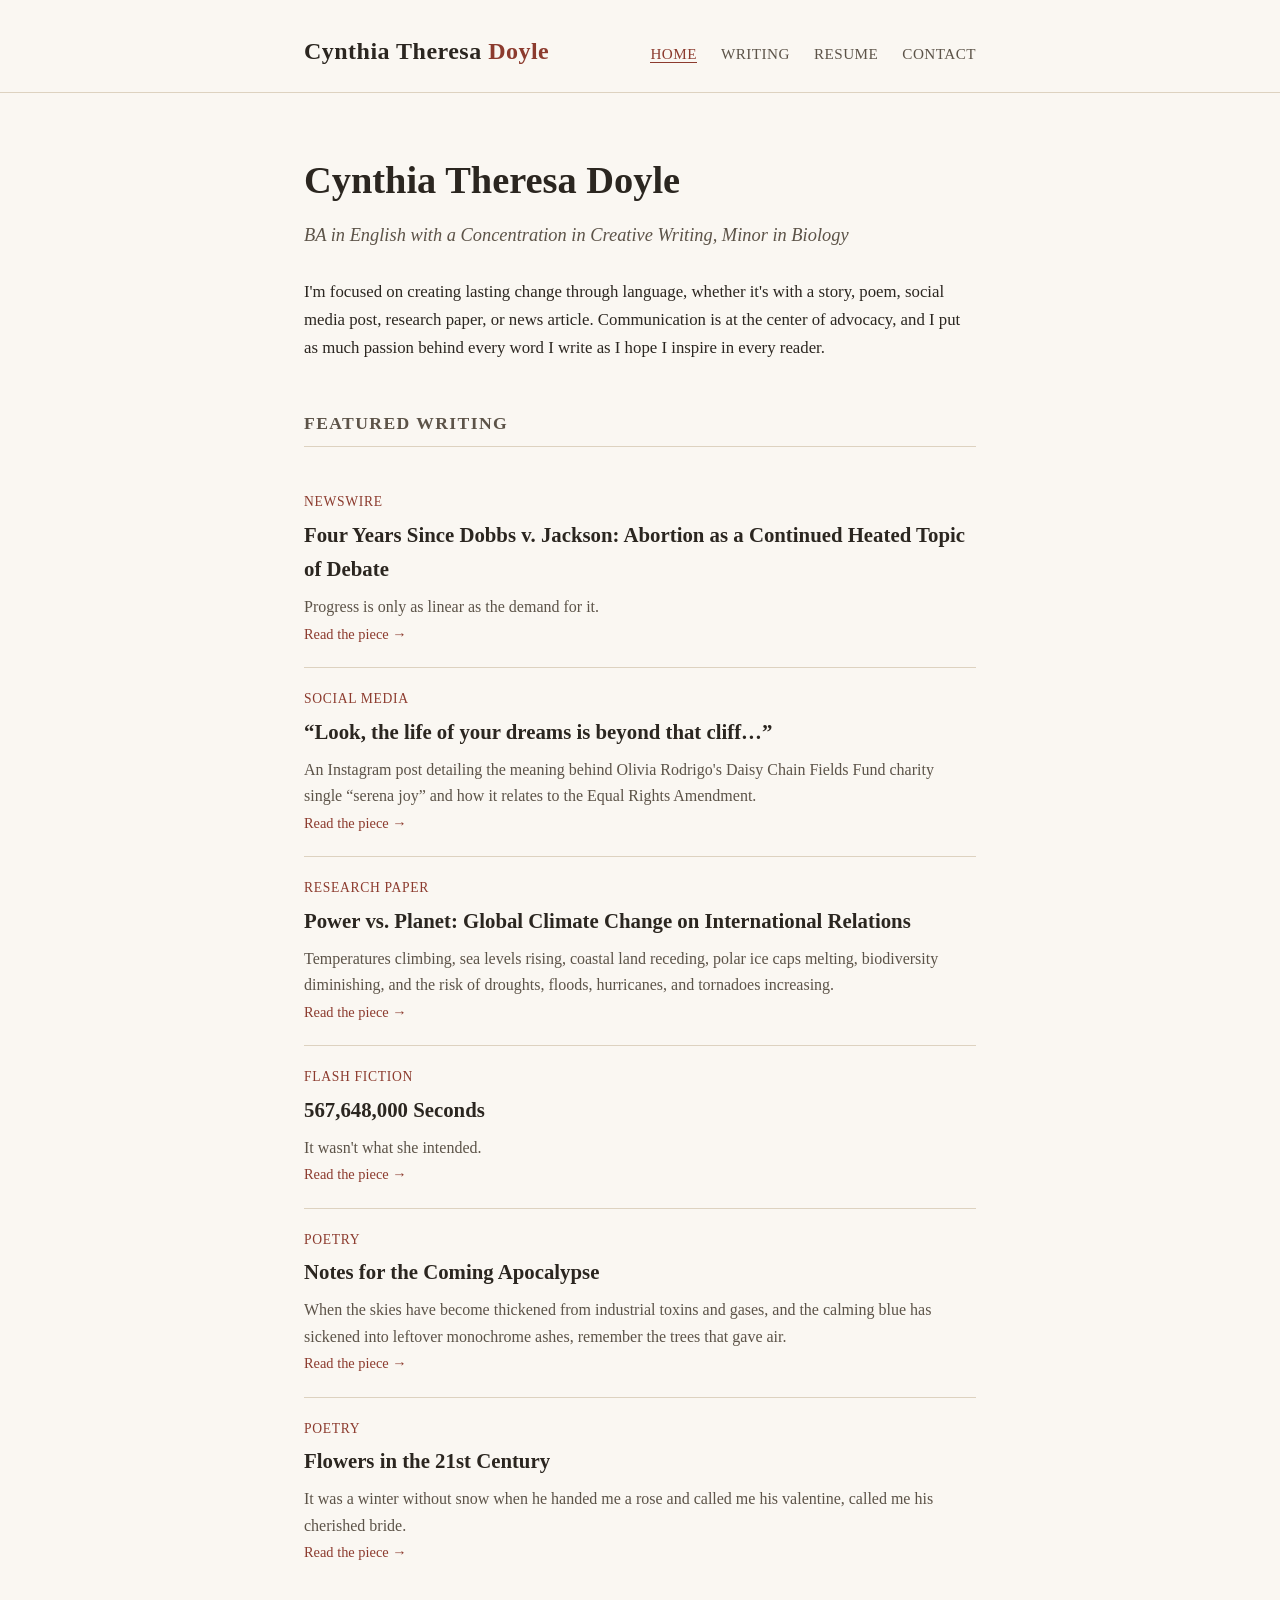
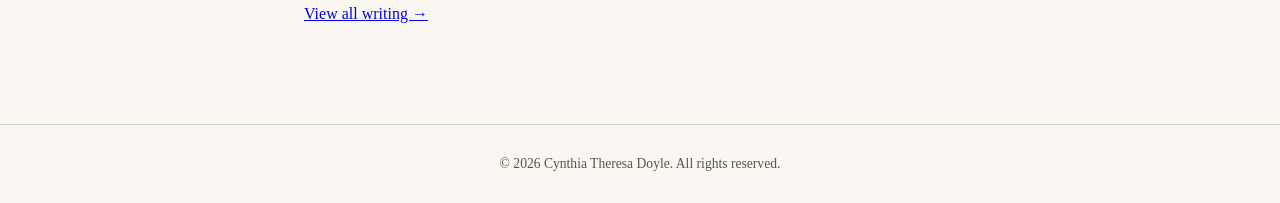
<file: index.html>
<!DOCTYPE html>
<html lang="en">
<head>
  <meta charset="UTF-8">
  <meta name="viewport" content="width=device-width, initial-scale=1.0">
  <title>Cynthia Theresa Doyle &mdash; Writing</title>
  <meta name="description" content="Writing portfolio of Cynthia Theresa Doyle &mdash; journalism, social media campaigns, research writing, fiction, and poetry.">
  <link rel="stylesheet" href="css/style.css">
</head>
<body>
  <header class="site-header">
    <div class="wrap">
      <a class="site-title" href="index.html">Cynthia Theresa <span class="surname">Doyle</span></a>
      <nav class="site-nav">
        <a href="index.html" class="active">Home</a>
        <a href="writing.html">Writing</a>
        <a href="resume.html">Resume</a>
        <a href="contact.html">Contact</a>
      </nav>
    </div>
  </header>

  <main>
    <div class="wrap">
      <section class="hero">
        <h1>Cynthia Theresa Doyle</h1>
        <p class="tagline">BA in English with a Concentration in Creative Writing, Minor in Biology</p>
        <p>
          I'm focused on creating lasting change through language, whether it's with a story,
          poem, social media post, research paper, or news article. Communication is at the
          center of advocacy, and I put as much passion behind every word I write as I hope
          I inspire in every reader.
        </p>
      </section>

      <h2 class="section-title">Featured Writing</h2>
      <ul class="piece-list">
        <li class="piece-card">
          <div class="piece-meta">Newswire</div>
          <h3><a href="writing/dobbs-v-jackson.html">Four Years Since Dobbs v. Jackson: Abortion as a Continued Heated Topic of Debate</a></h3>
          <p>Progress is only as linear as the demand for it.</p>
          <a class="read-more" href="writing/dobbs-v-jackson.html">Read the piece &rarr;</a>
        </li>
        <li class="piece-card">
          <div class="piece-meta">Social Media</div>
          <h3><a href="writing/era-social-campaign.html">&ldquo;Look, the life of your dreams is beyond that cliff&hellip;&rdquo;</a></h3>
          <p>An Instagram post detailing the meaning behind Olivia Rodrigo's Daisy Chain Fields Fund charity single &ldquo;serena joy&rdquo; and how it relates to the Equal Rights Amendment.</p>
          <a class="read-more" href="writing/era-social-campaign.html">Read the piece &rarr;</a>
        </li>
        <li class="piece-card">
          <div class="piece-meta">Research Paper</div>
          <h3><a href="writing/climate-change-international-relations.html">Power vs. Planet: Global Climate Change on International Relations</a></h3>
          <p>Temperatures climbing, sea levels rising, coastal land receding, polar ice caps melting, biodiversity diminishing, and the risk of droughts, floods, hurricanes, and tornadoes increasing.</p>
          <a class="read-more" href="writing/climate-change-international-relations.html">Read the piece &rarr;</a>
        </li>
        <li class="piece-card">
          <div class="piece-meta">Flash Fiction</div>
          <h3><a href="writing/567648000-seconds.html">567,648,000 Seconds</a></h3>
          <p>It wasn't what she intended.</p>
          <a class="read-more" href="writing/567648000-seconds.html">Read the piece &rarr;</a>
        </li>
        <li class="piece-card">
          <div class="piece-meta">Poetry</div>
          <h3><a href="writing/notes-for-the-coming-apocalypse.html">Notes for the Coming Apocalypse</a></h3>
          <p>When the skies have become thickened from industrial toxins and gases, and the calming blue has sickened into leftover monochrome ashes, remember the trees that gave air.</p>
          <a class="read-more" href="writing/notes-for-the-coming-apocalypse.html">Read the piece &rarr;</a>
        </li>
        <li class="piece-card">
          <div class="piece-meta">Poetry</div>
          <h3><a href="writing/flowers-in-the-21st-century.html">Flowers in the 21st Century</a></h3>
          <p>It was a winter without snow when he handed me a rose and called me his valentine, called me his cherished bride.</p>
          <a class="read-more" href="writing/flowers-in-the-21st-century.html">Read the piece &rarr;</a>
        </li>
      </ul>

      <p><a href="writing.html">View all writing &rarr;</a></p>
    </div>
  </main>

  <footer class="site-footer">
    <div class="wrap">
      &copy; 2026 Cynthia Theresa Doyle. All rights reserved.
    </div>
  </footer>
</body>
</html>
</file>
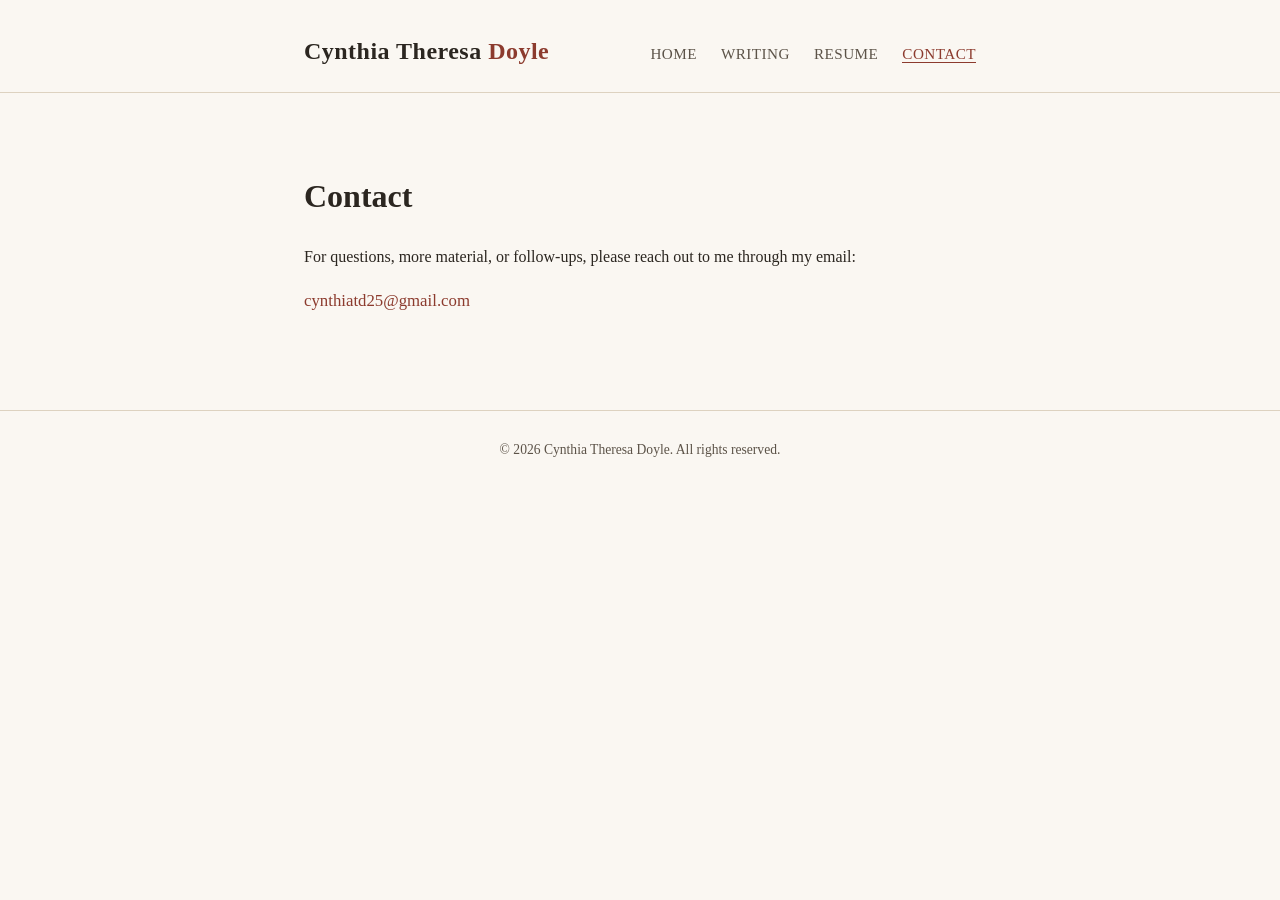
<file: contact.html>
<!DOCTYPE html>
<html lang="en">
<head>
  <meta charset="UTF-8">
  <meta name="viewport" content="width=device-width, initial-scale=1.0">
  <title>Contact &mdash; Cynthia Theresa Doyle</title>
  <link rel="stylesheet" href="css/style.css">
</head>
<body>
  <header class="site-header">
    <div class="wrap">
      <a class="site-title" href="index.html">Cynthia Theresa <span class="surname">Doyle</span></a>
      <nav class="site-nav">
        <a href="index.html">Home</a>
        <a href="writing.html">Writing</a>
        <a href="resume.html">Resume</a>
        <a href="contact.html" class="active">Contact</a>
      </nav>
    </div>
  </header>

  <main>
    <div class="wrap">
      <h1>Contact</h1>
      <p>For questions, more material, or follow-ups, please reach out to me through my email:</p>
      <ul class="contact-list">
        <li><a href="mailto:cynthiatd25@gmail.com">cynthiatd25@gmail.com</a></li>
      </ul>
    </div>
  </main>

  <footer class="site-footer">
    <div class="wrap">
      &copy; 2026 Cynthia Theresa Doyle. All rights reserved.
    </div>
  </footer>
</body>
</html>
</file>
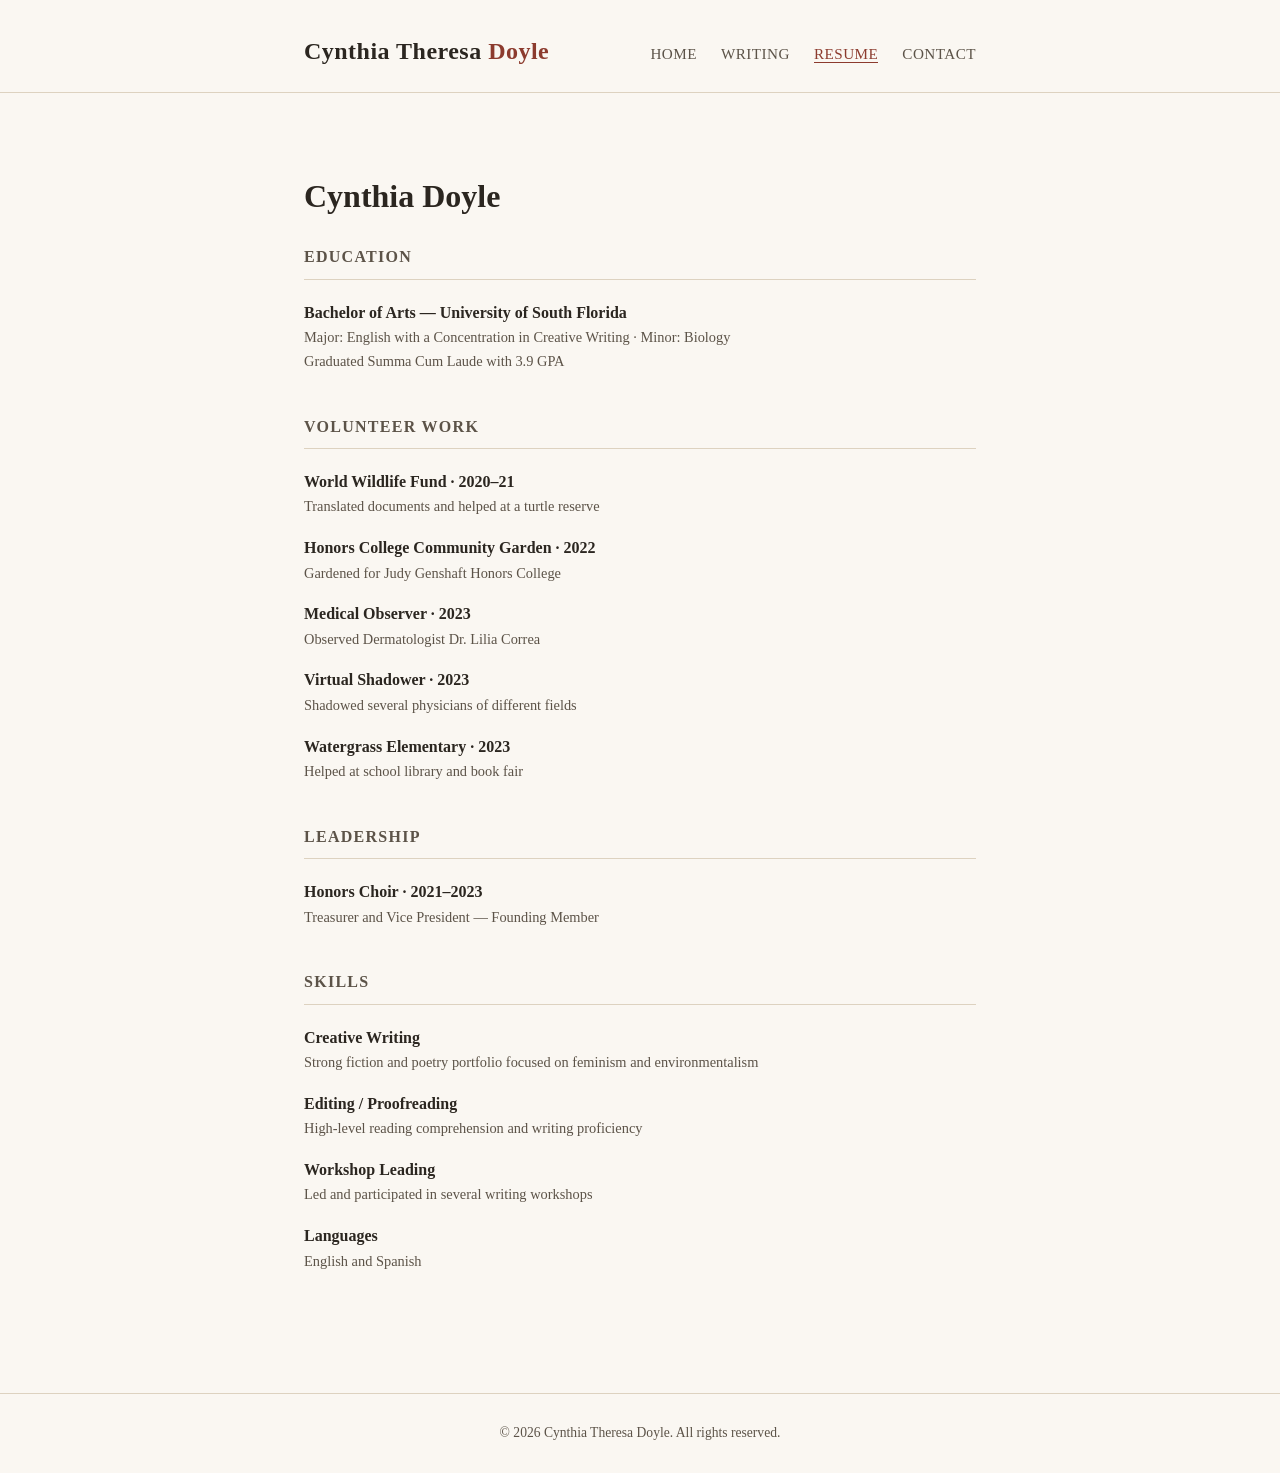
<file: resume.html>
<!DOCTYPE html>
<html lang="en">
<head>
  <meta charset="UTF-8">
  <meta name="viewport" content="width=device-width, initial-scale=1.0">
  <title>Resume &mdash; Cynthia Theresa Doyle</title>
  <link rel="stylesheet" href="css/style.css">
</head>
<body>
  <header class="site-header">
    <div class="wrap">
      <a class="site-title" href="index.html">Cynthia Theresa <span class="surname">Doyle</span></a>
      <nav class="site-nav">
        <a href="index.html">Home</a>
        <a href="writing.html">Writing</a>
        <a href="resume.html" class="active">Resume</a>
        <a href="contact.html">Contact</a>
      </nav>
    </div>
  </header>

  <main>
    <div class="wrap">
      <h1>Cynthia Doyle</h1>

      <div class="resume-section">
        <h2>Education</h2>
        <div class="resume-entry">
          <div class="entry-title">Bachelor of Arts &mdash; University of South Florida</div>
          <div class="entry-meta">Major: English with a Concentration in Creative Writing &middot; Minor: Biology</div>
          <div class="entry-meta">Graduated Summa Cum Laude with 3.9 GPA</div>
        </div>
      </div>

      <div class="resume-section">
        <h2>Volunteer Work</h2>
        <div class="resume-entry">
          <div class="entry-title">World Wildlife Fund &middot; 2020&ndash;21</div>
          <div class="entry-meta">Translated documents and helped at a turtle reserve</div>
        </div>
        <div class="resume-entry">
          <div class="entry-title">Honors College Community Garden &middot; 2022</div>
          <div class="entry-meta">Gardened for Judy Genshaft Honors College</div>
        </div>
        <div class="resume-entry">
          <div class="entry-title">Medical Observer &middot; 2023</div>
          <div class="entry-meta">Observed Dermatologist Dr. Lilia Correa</div>
        </div>
        <div class="resume-entry">
          <div class="entry-title">Virtual Shadower &middot; 2023</div>
          <div class="entry-meta">Shadowed several physicians of different fields</div>
        </div>
        <div class="resume-entry">
          <div class="entry-title">Watergrass Elementary &middot; 2023</div>
          <div class="entry-meta">Helped at school library and book fair</div>
        </div>
      </div>

      <div class="resume-section">
        <h2>Leadership</h2>
        <div class="resume-entry">
          <div class="entry-title">Honors Choir &middot; 2021&ndash;2023</div>
          <div class="entry-meta">Treasurer and Vice President &mdash; Founding Member</div>
        </div>
      </div>

      <div class="resume-section">
        <h2>Skills</h2>
        <div class="resume-entry">
          <div class="entry-title">Creative Writing</div>
          <div class="entry-meta">Strong fiction and poetry portfolio focused on feminism and environmentalism</div>
        </div>
        <div class="resume-entry">
          <div class="entry-title">Editing / Proofreading</div>
          <div class="entry-meta">High-level reading comprehension and writing proficiency</div>
        </div>
        <div class="resume-entry">
          <div class="entry-title">Workshop Leading</div>
          <div class="entry-meta">Led and participated in several writing workshops</div>
        </div>
        <div class="resume-entry">
          <div class="entry-title">Languages</div>
          <div class="entry-meta">English and Spanish</div>
        </div>
      </div>
    </div>
  </main>

  <footer class="site-footer">
    <div class="wrap">
      &copy; 2026 Cynthia Theresa Doyle. All rights reserved.
    </div>
  </footer>
</body>
</html>
</file>
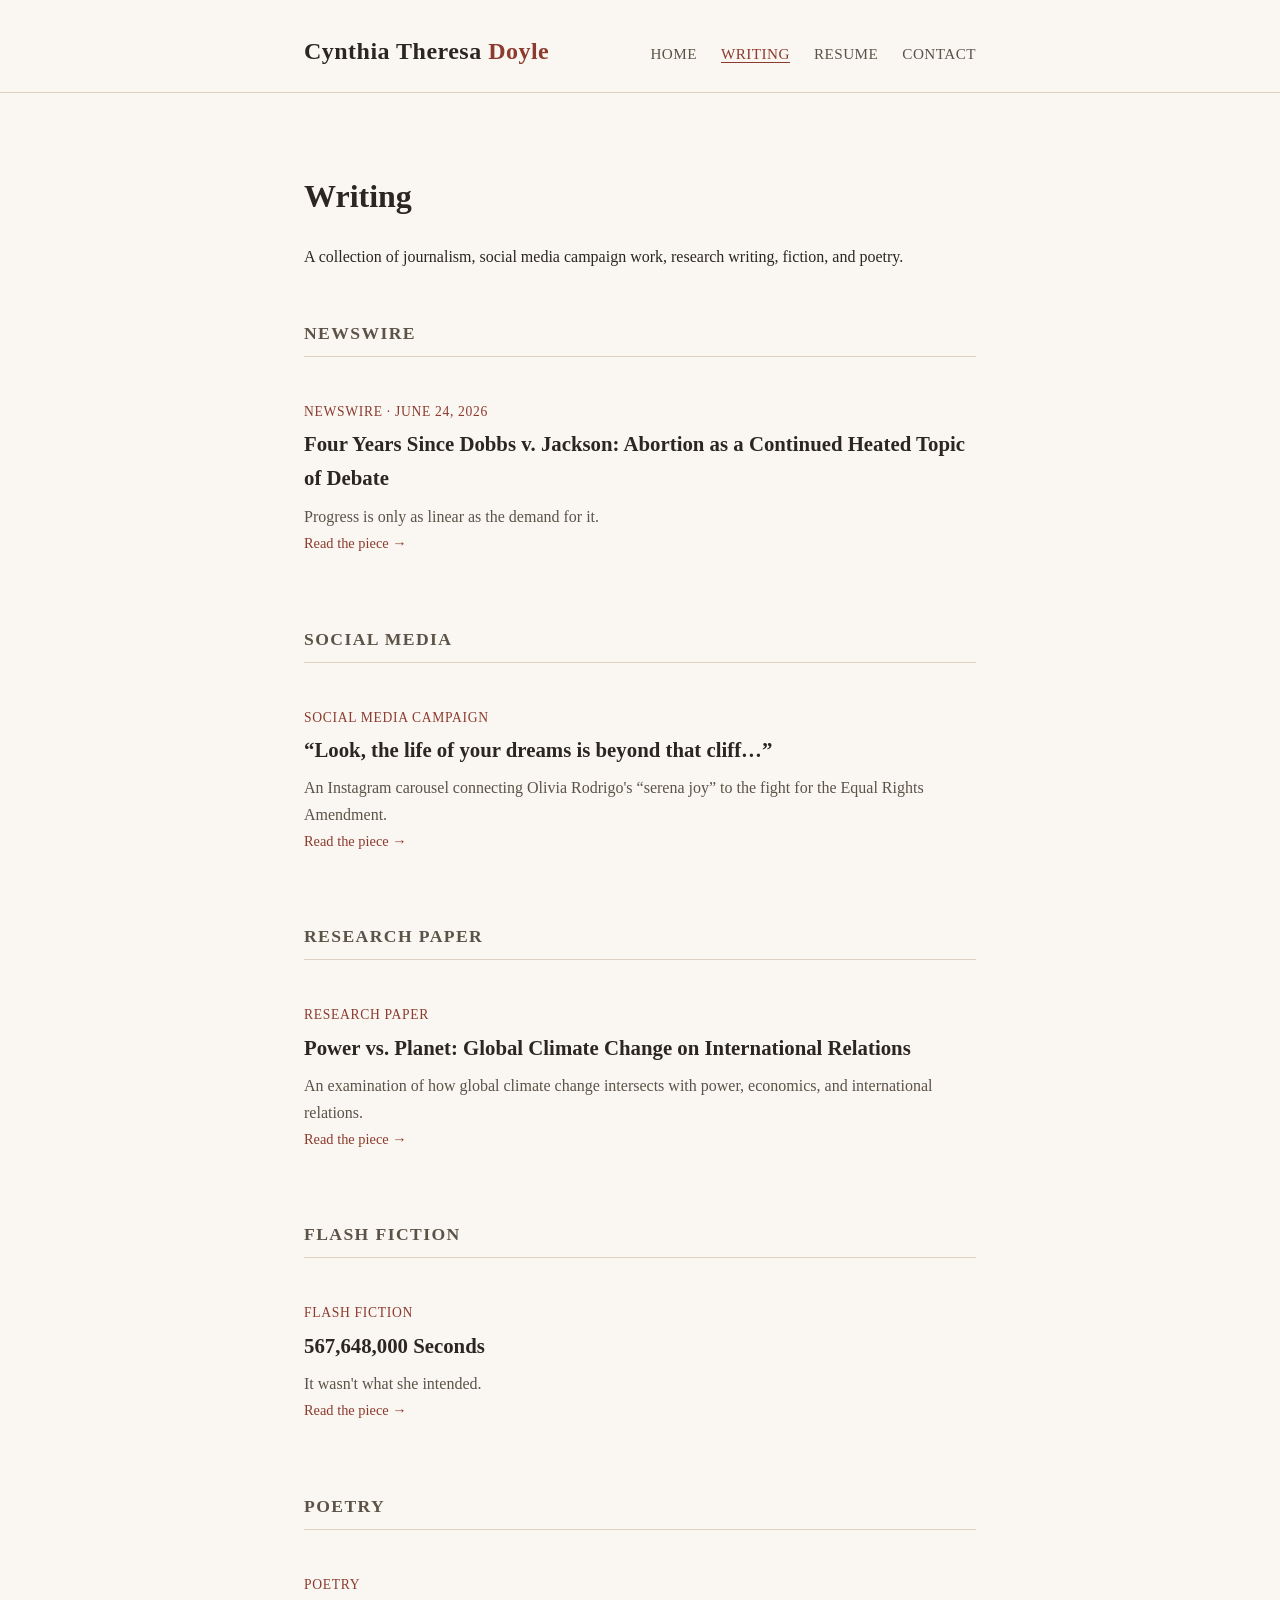
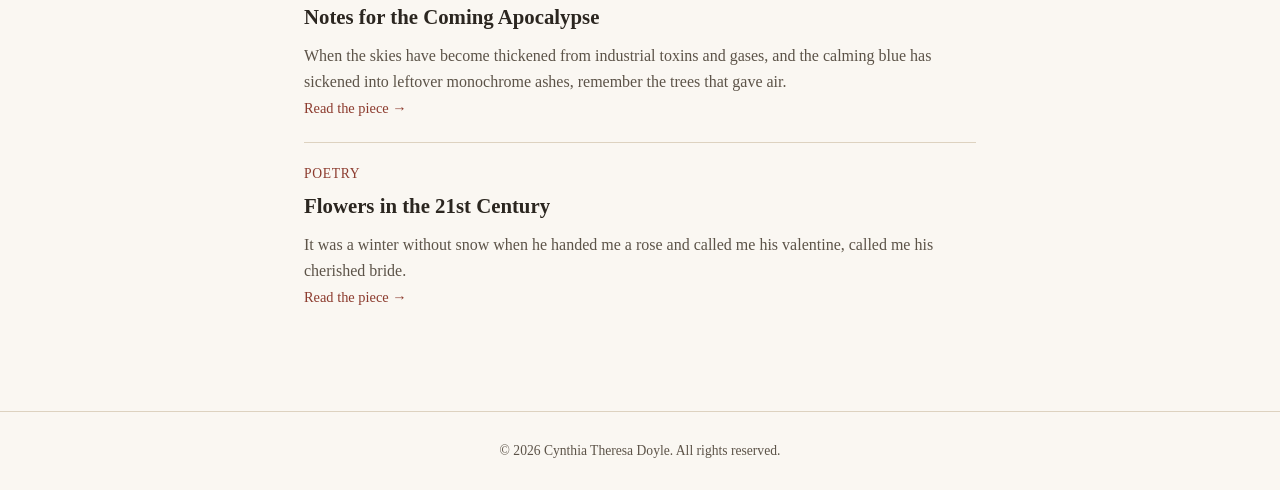
<file: writing.html>
<!DOCTYPE html>
<html lang="en">
<head>
  <meta charset="UTF-8">
  <meta name="viewport" content="width=device-width, initial-scale=1.0">
  <title>Writing &mdash; Cynthia Theresa Doyle</title>
  <link rel="stylesheet" href="css/style.css">
</head>
<body>
  <header class="site-header">
    <div class="wrap">
      <a class="site-title" href="index.html">Cynthia Theresa <span class="surname">Doyle</span></a>
      <nav class="site-nav">
        <a href="index.html">Home</a>
        <a href="writing.html" class="active">Writing</a>
        <a href="resume.html">Resume</a>
        <a href="contact.html">Contact</a>
      </nav>
    </div>
  </header>

  <main>
    <div class="wrap">
      <h1>Writing</h1>
      <p>A collection of journalism, social media campaign work, research writing, fiction, and poetry.</p>

      <h2 class="section-title">Newswire</h2>
      <ul class="piece-list">
        <li class="piece-card">
          <div class="piece-meta">Newswire &middot; June 24, 2026</div>
          <h3><a href="writing/dobbs-v-jackson.html">Four Years Since Dobbs v. Jackson: Abortion as a Continued Heated Topic of Debate</a></h3>
          <p>Progress is only as linear as the demand for it.</p>
          <a class="read-more" href="writing/dobbs-v-jackson.html">Read the piece &rarr;</a>
        </li>
      </ul>

      <h2 class="section-title">Social Media</h2>
      <ul class="piece-list">
        <li class="piece-card">
          <div class="piece-meta">Social Media Campaign</div>
          <h3><a href="writing/era-social-campaign.html">&ldquo;Look, the life of your dreams is beyond that cliff&hellip;&rdquo;</a></h3>
          <p>An Instagram carousel connecting Olivia Rodrigo's &ldquo;serena joy&rdquo; to the fight for the Equal Rights Amendment.</p>
          <a class="read-more" href="writing/era-social-campaign.html">Read the piece &rarr;</a>
        </li>
      </ul>

      <h2 class="section-title">Research Paper</h2>
      <ul class="piece-list">
        <li class="piece-card">
          <div class="piece-meta">Research Paper</div>
          <h3><a href="writing/climate-change-international-relations.html">Power vs. Planet: Global Climate Change on International Relations</a></h3>
          <p>An examination of how global climate change intersects with power, economics, and international relations.</p>
          <a class="read-more" href="writing/climate-change-international-relations.html">Read the piece &rarr;</a>
        </li>
      </ul>

      <h2 class="section-title">Flash Fiction</h2>
      <ul class="piece-list">
        <li class="piece-card">
          <div class="piece-meta">Flash Fiction</div>
          <h3><a href="writing/567648000-seconds.html">567,648,000 Seconds</a></h3>
          <p>It wasn't what she intended.</p>
          <a class="read-more" href="writing/567648000-seconds.html">Read the piece &rarr;</a>
        </li>
      </ul>

      <h2 class="section-title">Poetry</h2>
      <ul class="piece-list">
        <li class="piece-card">
          <div class="piece-meta">Poetry</div>
          <h3><a href="writing/notes-for-the-coming-apocalypse.html">Notes for the Coming Apocalypse</a></h3>
          <p>When the skies have become thickened from industrial toxins and gases, and the calming blue has sickened into leftover monochrome ashes, remember the trees that gave air.</p>
          <a class="read-more" href="writing/notes-for-the-coming-apocalypse.html">Read the piece &rarr;</a>
        </li>
        <li class="piece-card">
          <div class="piece-meta">Poetry</div>
          <h3><a href="writing/flowers-in-the-21st-century.html">Flowers in the 21st Century</a></h3>
          <p>It was a winter without snow when he handed me a rose and called me his valentine, called me his cherished bride.</p>
          <a class="read-more" href="writing/flowers-in-the-21st-century.html">Read the piece &rarr;</a>
        </li>
      </ul>
    </div>
  </main>

  <footer class="site-footer">
    <div class="wrap">
      &copy; 2026 Cynthia Theresa Doyle. All rights reserved.
    </div>
  </footer>
</body>
</html>
</file>
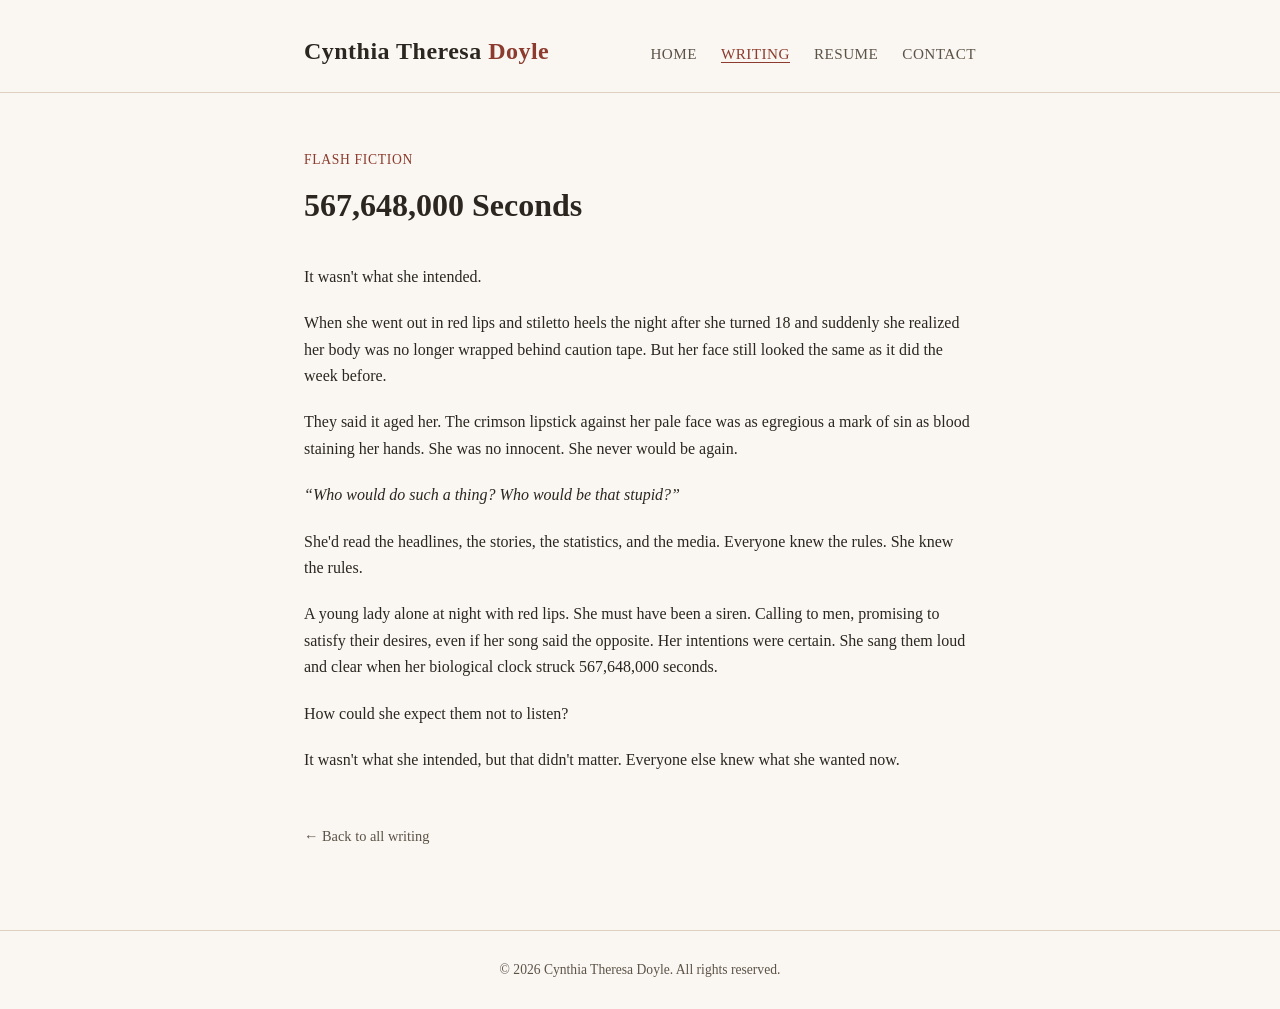
<file: writing/567648000-seconds.html>
<!DOCTYPE html>
<html lang="en">
<head>
  <meta charset="UTF-8">
  <meta name="viewport" content="width=device-width, initial-scale=1.0">
  <title>567,648,000 Seconds &mdash; Cynthia Theresa Doyle</title>
  <link rel="stylesheet" href="../css/style.css">
</head>
<body>
  <header class="site-header">
    <div class="wrap">
      <a class="site-title" href="../index.html">Cynthia Theresa <span class="surname">Doyle</span></a>
      <nav class="site-nav">
        <a href="../index.html">Home</a>
        <a href="../writing.html" class="active">Writing</a>
        <a href="../resume.html">Resume</a>
        <a href="../contact.html">Contact</a>
      </nav>
    </div>
  </header>

  <main>
    <div class="wrap">
      <div class="piece-header">
        <div class="piece-meta">Flash Fiction</div>
        <h1>567,648,000 Seconds</h1>
      </div>
      <div class="piece-body">
        <p>It wasn't what she intended.</p>
        <p>
          When she went out in red lips and stiletto heels the night after she turned 18 and
          suddenly she realized her body was no longer wrapped behind caution tape. But her face
          still looked the same as it did the week before.
        </p>
        <p>
          They said it aged her. The crimson lipstick against her pale face was as egregious a
          mark of sin as blood staining her hands. She was no innocent. She never would be again.
        </p>
        <p><em>&ldquo;Who would do such a thing? Who would be that stupid?&rdquo;</em></p>
        <p>
          She'd read the headlines, the stories, the statistics, and the media. Everyone knew the
          rules. She knew the rules.
        </p>
        <p>
          A young lady alone at night with red lips. She must have been a siren. Calling to men,
          promising to satisfy their desires, even if her song said the opposite. Her intentions
          were certain. She sang them loud and clear when her biological clock struck
          567,648,000 seconds.
        </p>
        <p>How could she expect them not to listen?</p>
        <p>
          It wasn't what she intended, but that didn't matter. Everyone else knew what she wanted
          now.
        </p>
      </div>
      <a class="back-link" href="../writing.html">&larr; Back to all writing</a>
    </div>
  </main>

  <footer class="site-footer">
    <div class="wrap">
      &copy; 2026 Cynthia Theresa Doyle. All rights reserved.
    </div>
  </footer>
</body>
</html>
</file>
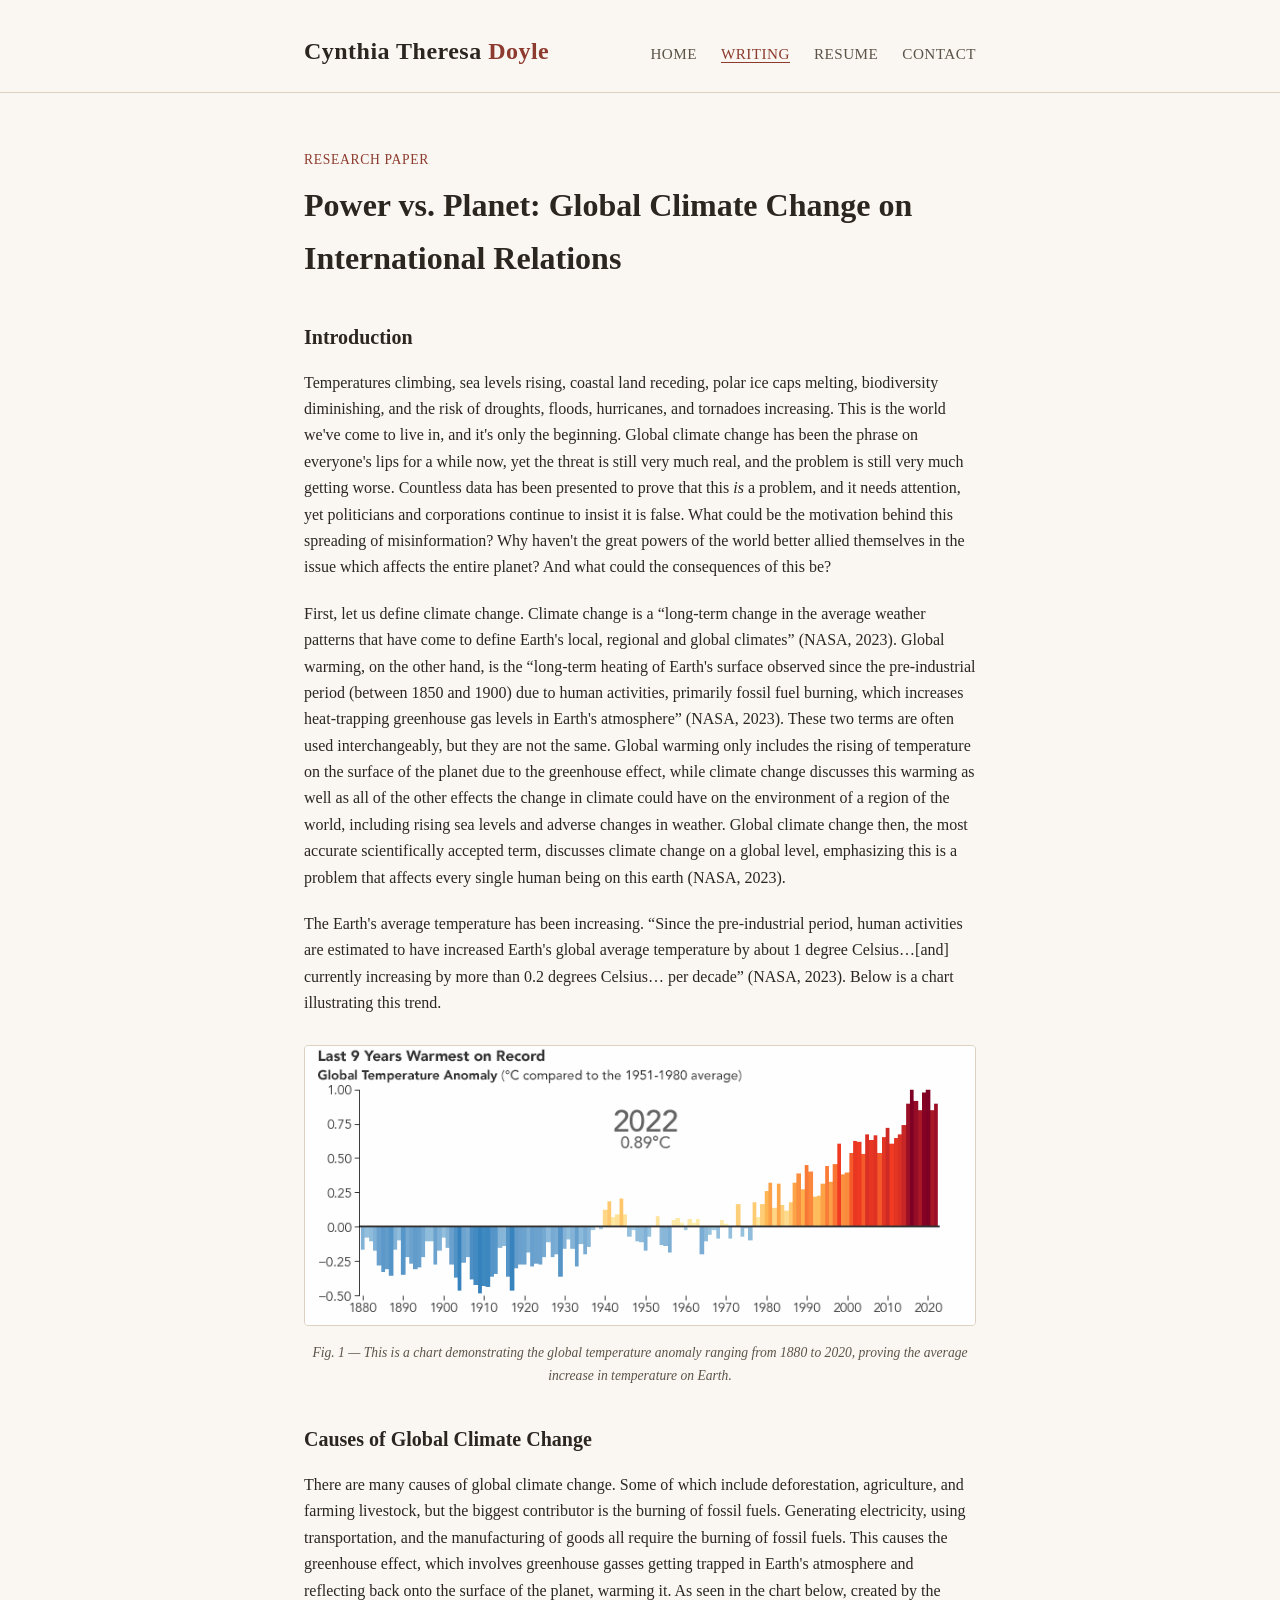
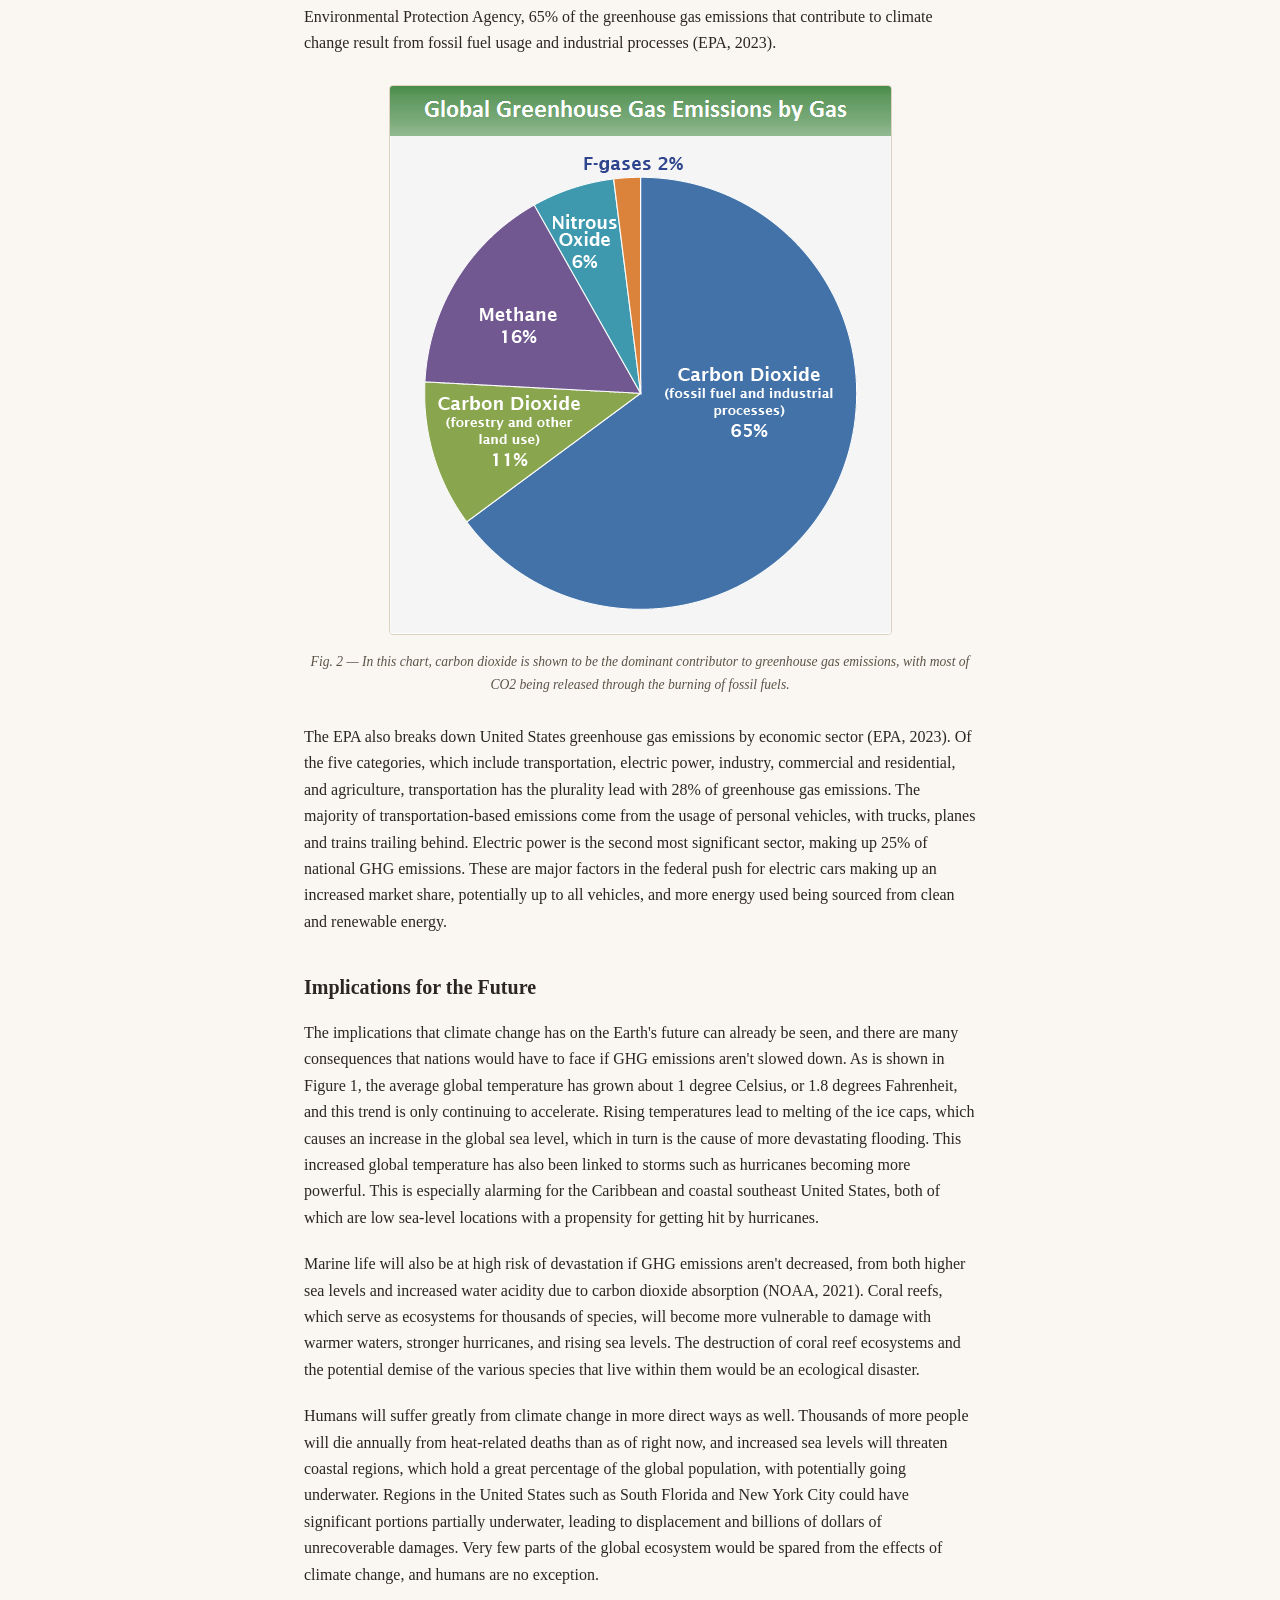
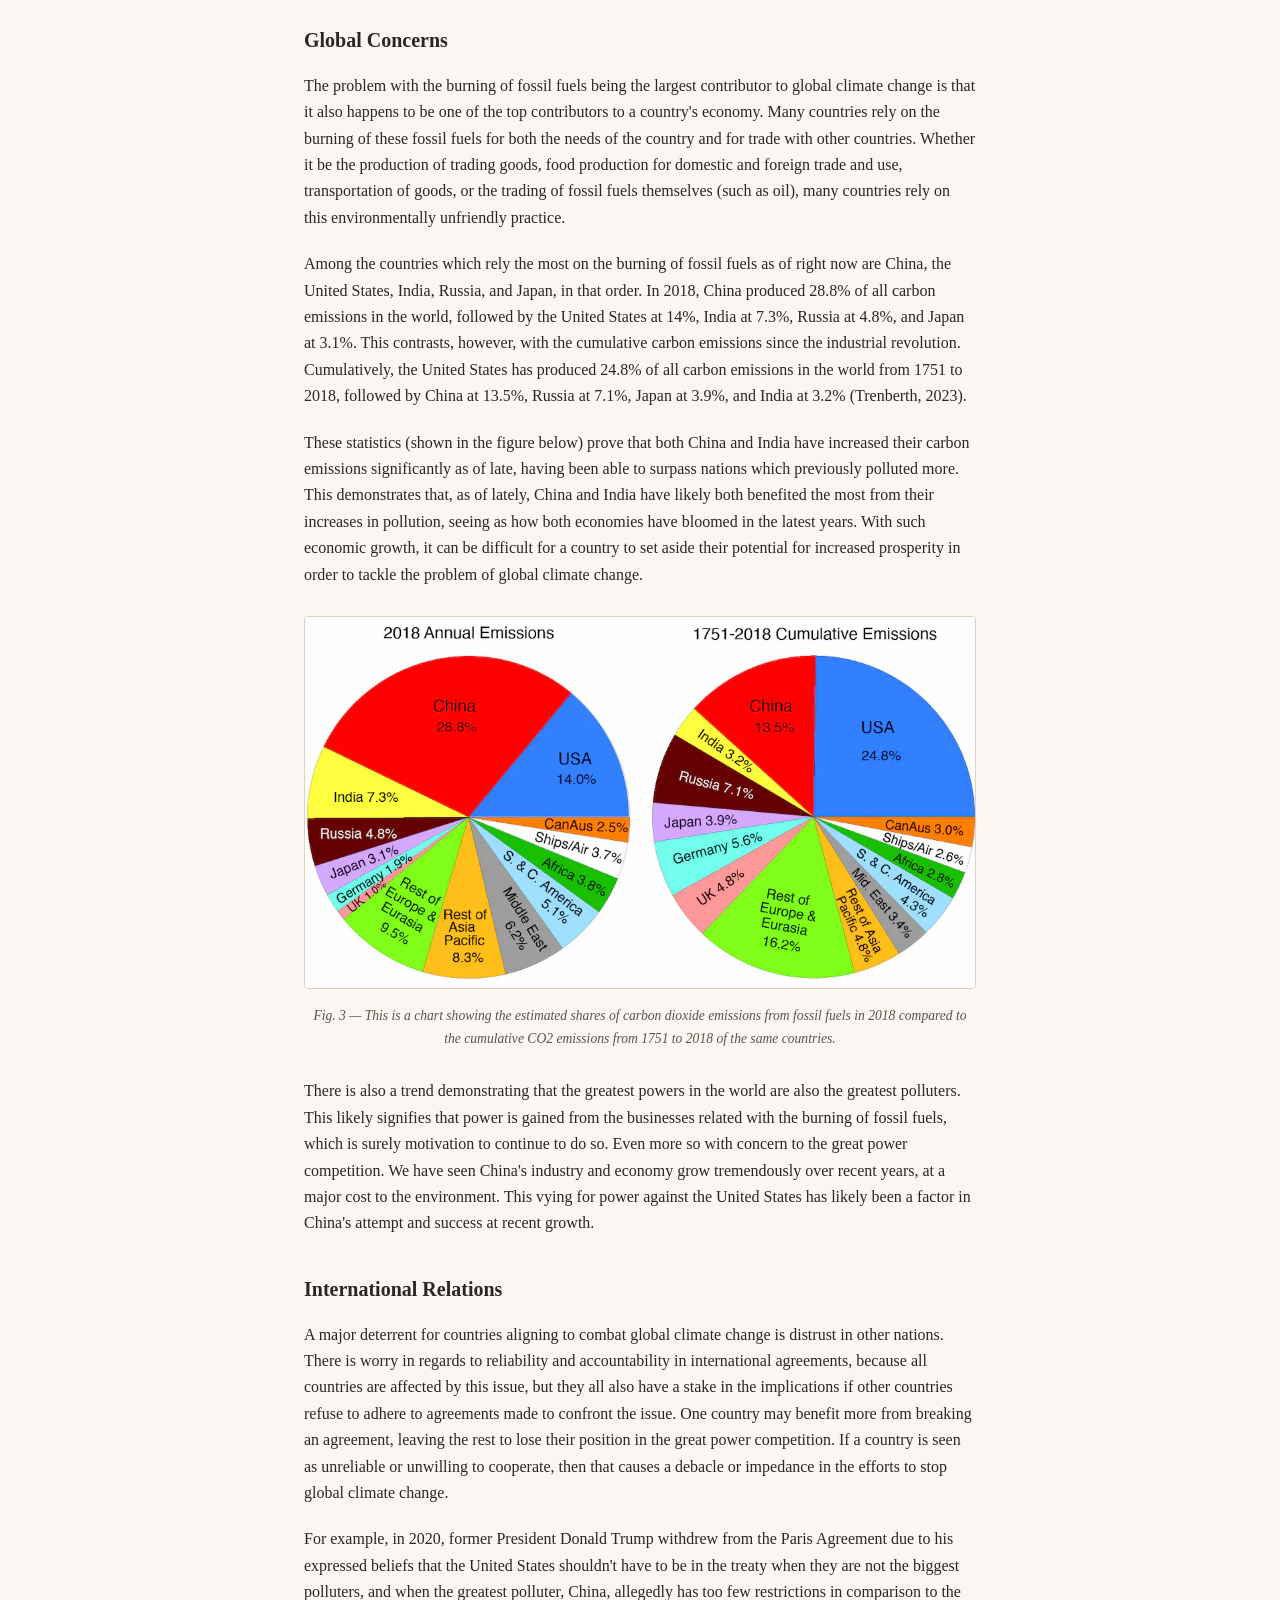
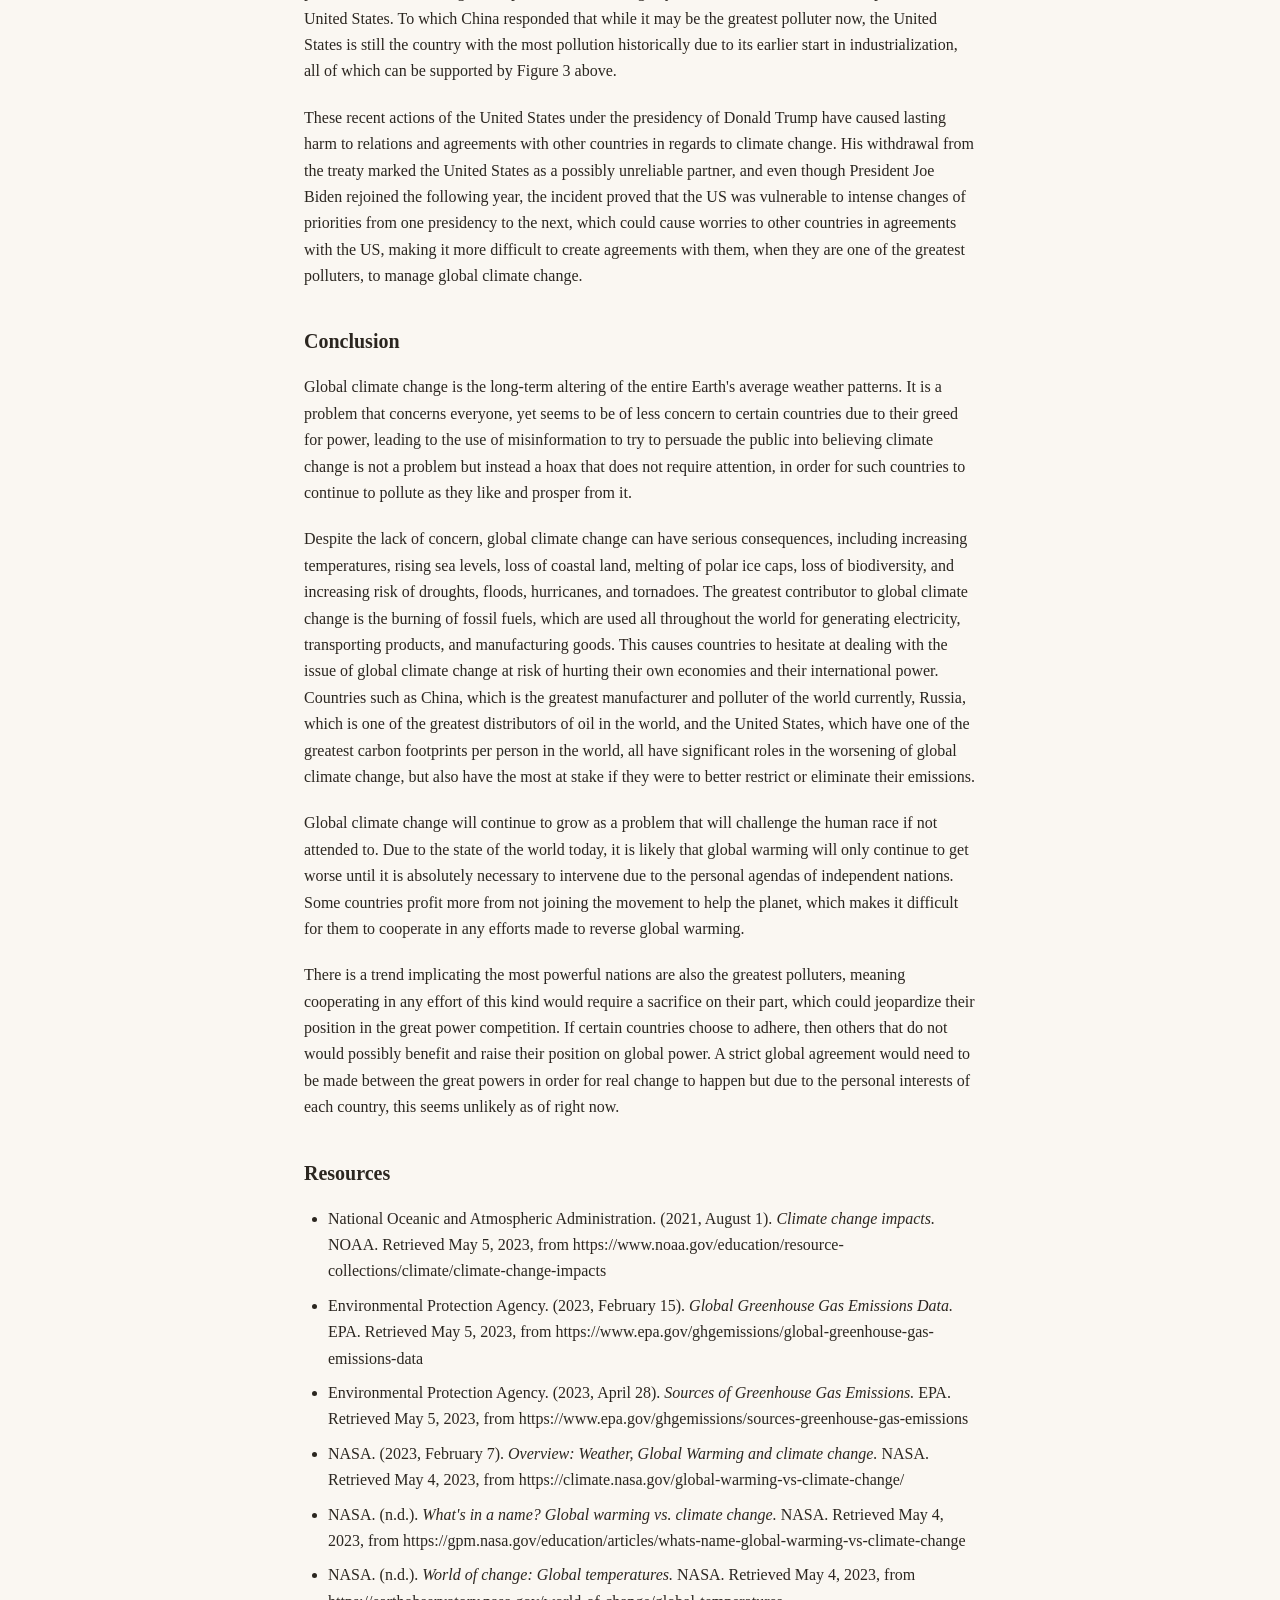
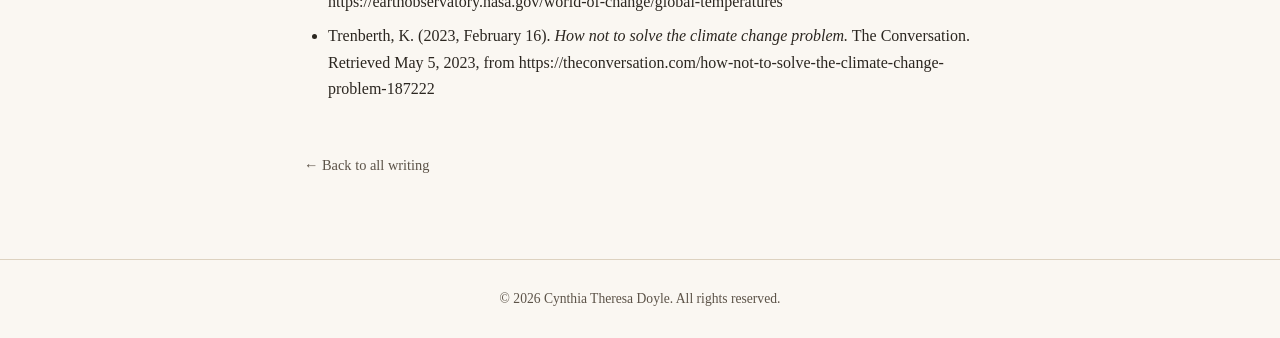
<file: writing/climate-change-international-relations.html>
<!DOCTYPE html>
<html lang="en">
<head>
  <meta charset="UTF-8">
  <meta name="viewport" content="width=device-width, initial-scale=1.0">
  <title>Power vs. Planet &mdash; Cynthia Theresa Doyle</title>
  <link rel="stylesheet" href="../css/style.css">
</head>
<body>
  <header class="site-header">
    <div class="wrap">
      <a class="site-title" href="../index.html">Cynthia Theresa <span class="surname">Doyle</span></a>
      <nav class="site-nav">
        <a href="../index.html">Home</a>
        <a href="../writing.html" class="active">Writing</a>
        <a href="../resume.html">Resume</a>
        <a href="../contact.html">Contact</a>
      </nav>
    </div>
  </header>

  <main>
    <div class="wrap">
      <div class="piece-header">
        <div class="piece-meta">Research Paper</div>
        <h1>Power vs. Planet: Global Climate Change on International Relations</h1>
      </div>
      <div class="piece-body">
        <h2>Introduction</h2>
        <p>
          Temperatures climbing, sea levels rising, coastal land receding, polar ice caps
          melting, biodiversity diminishing, and the risk of droughts, floods, hurricanes, and
          tornadoes increasing. This is the world we've come to live in, and it's only the
          beginning. Global climate change has been the phrase on everyone's lips for a while
          now, yet the threat is still very much real, and the problem is still very much getting
          worse. Countless data has been presented to prove that this <em>is</em> a problem, and
          it needs attention, yet politicians and corporations continue to insist it is false.
          What could be the motivation behind this spreading of misinformation? Why haven't the
          great powers of the world better allied themselves in the issue which affects the
          entire planet? And what could the consequences of this be?
        </p>
        <p>
          First, let us define climate change. Climate change is a &ldquo;long-term change in the
          average weather patterns that have come to define Earth's local, regional and global
          climates&rdquo; (NASA, 2023). Global warming, on the other hand, is the &ldquo;long-term
          heating of Earth's surface observed since the pre-industrial period (between 1850 and
          1900) due to human activities, primarily fossil fuel burning, which increases
          heat-trapping greenhouse gas levels in Earth's atmosphere&rdquo; (NASA, 2023). These two
          terms are often used interchangeably, but they are not the same. Global warming only
          includes the rising of temperature on the surface of the planet due to the greenhouse
          effect, while climate change discusses this warming as well as all of the other effects
          the change in climate could have on the environment of a region of the world, including
          rising sea levels and adverse changes in weather. Global climate change then, the most
          accurate scientifically accepted term, discusses climate change on a global level,
          emphasizing this is a problem that affects every single human being on this earth
          (NASA, 2023).
        </p>
        <p>
          The Earth's average temperature has been increasing. &ldquo;Since the pre-industrial
          period, human activities are estimated to have increased Earth's global average
          temperature by about 1 degree Celsius&hellip;[and] currently increasing by more than
          0.2 degrees Celsius&hellip; per decade&rdquo; (NASA, 2023). Below is a chart illustrating
          this trend.
        </p>
        <figure class="piece-figure">
          <img src="../assets/fig1-global-temperature-anomaly.png" alt="Chart titled 'Last 9 Years Warmest on Record' showing the global temperature anomaly in degrees Celsius compared to the 1951-1980 average, from 1880 to 2020, trending sharply upward in recent decades.">
          <figcaption>Fig. 1 &mdash; This is a chart demonstrating the global temperature anomaly ranging from 1880 to 2020, proving the average increase in temperature on Earth.</figcaption>
        </figure>

        <h2>Causes of Global Climate Change</h2>
        <p>
          There are many causes of global climate change. Some of which include deforestation,
          agriculture, and farming livestock, but the biggest contributor is the burning of
          fossil fuels. Generating electricity, using transportation, and the manufacturing of
          goods all require the burning of fossil fuels. This causes the greenhouse effect, which
          involves greenhouse gasses getting trapped in Earth's atmosphere and reflecting back
          onto the surface of the planet, warming it. As seen in the chart below, created by the
          Environmental Protection Agency, 65% of the greenhouse gas emissions that contribute to
          climate change result from fossil fuel usage and industrial processes (EPA, 2023).
        </p>
        <figure class="piece-figure">
          <img src="../assets/fig2-ghg-emissions-by-gas.png" alt="Pie chart titled 'Global Greenhouse Gas Emissions by Gas' showing Carbon Dioxide from fossil fuel and industrial processes at 65%, Carbon Dioxide from forestry and other land use at 11%, Methane at 16%, Nitrous Oxide at 6%, and F-gases at 2%.">
          <figcaption>Fig. 2 &mdash; In this chart, carbon dioxide is shown to be the dominant contributor to greenhouse gas emissions, with most of CO2 being released through the burning of fossil fuels.</figcaption>
        </figure>
        <p>
          The EPA also breaks down United States greenhouse gas emissions by economic sector
          (EPA, 2023). Of the five categories, which include transportation, electric power,
          industry, commercial and residential, and agriculture, transportation has the plurality
          lead with 28% of greenhouse gas emissions. The majority of transportation-based
          emissions come from the usage of personal vehicles, with trucks, planes and trains
          trailing behind. Electric power is the second most significant sector, making up 25% of
          national GHG emissions. These are major factors in the federal push for electric cars
          making up an increased market share, potentially up to all vehicles, and more energy
          used being sourced from clean and renewable energy.
        </p>

        <h2>Implications for the Future</h2>
        <p>
          The implications that climate change has on the Earth's future can already be seen, and
          there are many consequences that nations would have to face if GHG emissions aren't
          slowed down. As is shown in Figure 1, the average global temperature has grown about 1
          degree Celsius, or 1.8 degrees Fahrenheit, and this trend is only continuing to
          accelerate. Rising temperatures lead to melting of the ice caps, which causes an
          increase in the global sea level, which in turn is the cause of more devastating
          flooding. This increased global temperature has also been linked to storms such as
          hurricanes becoming more powerful. This is especially alarming for the Caribbean and
          coastal southeast United States, both of which are low sea-level locations with a
          propensity for getting hit by hurricanes.
        </p>
        <p>
          Marine life will also be at high risk of devastation if GHG emissions aren't decreased,
          from both higher sea levels and increased water acidity due to carbon dioxide
          absorption (NOAA, 2021). Coral reefs, which serve as ecosystems for thousands of
          species, will become more vulnerable to damage with warmer waters, stronger hurricanes,
          and rising sea levels. The destruction of coral reef ecosystems and the potential demise
          of the various species that live within them would be an ecological disaster.
        </p>
        <p>
          Humans will suffer greatly from climate change in more direct ways as well. Thousands
          of more people will die annually from heat-related deaths than as of right now, and
          increased sea levels will threaten coastal regions, which hold a great percentage of the
          global population, with potentially going underwater. Regions in the United States such
          as South Florida and New York City could have significant portions partially
          underwater, leading to displacement and billions of dollars of unrecoverable damages.
          Very few parts of the global ecosystem would be spared from the effects of climate
          change, and humans are no exception.
        </p>

        <h2>Global Concerns</h2>
        <p>
          The problem with the burning of fossil fuels being the largest contributor to global
          climate change is that it also happens to be one of the top contributors to a country's
          economy. Many countries rely on the burning of these fossil fuels for both the needs of
          the country and for trade with other countries. Whether it be the production of trading
          goods, food production for domestic and foreign trade and use, transportation of goods,
          or the trading of fossil fuels themselves (such as oil), many countries rely on this
          environmentally unfriendly practice.
        </p>
        <p>
          Among the countries which rely the most on the burning of fossil fuels as of right now
          are China, the United States, India, Russia, and Japan, in that order. In 2018, China
          produced 28.8% of all carbon emissions in the world, followed by the United States at
          14%, India at 7.3%, Russia at 4.8%, and Japan at 3.1%. This contrasts, however, with the
          cumulative carbon emissions since the industrial revolution. Cumulatively, the United
          States has produced 24.8% of all carbon emissions in the world from 1751 to 2018,
          followed by China at 13.5%, Russia at 7.1%, Japan at 3.9%, and India at 3.2% (Trenberth,
          2023).
        </p>
        <p>
          These statistics (shown in the figure below) prove that both China and India have
          increased their carbon emissions significantly as of late, having been able to surpass
          nations which previously polluted more. This demonstrates that, as of lately, China and
          India have likely both benefited the most from their increases in pollution, seeing as
          how both economies have bloomed in the latest years. With such economic growth, it can
          be difficult for a country to set aside their potential for increased prosperity in
          order to tackle the problem of global climate change.
        </p>
        <figure class="piece-figure">
          <img src="../assets/fig3-emissions-by-country.png" alt="Two pie charts comparing 2018 annual carbon dioxide emissions by country, led by China at 28.8% and the USA at 14%, against 1751-2018 cumulative emissions, led by the USA at 24.8% and China at 13.5%.">
          <figcaption>Fig. 3 &mdash; This is a chart showing the estimated shares of carbon dioxide emissions from fossil fuels in 2018 compared to the cumulative CO2 emissions from 1751 to 2018 of the same countries.</figcaption>
        </figure>
        <p>
          There is also a trend demonstrating that the greatest powers in the world are also the
          greatest polluters. This likely signifies that power is gained from the businesses
          related with the burning of fossil fuels, which is surely motivation to continue to do
          so. Even more so with concern to the great power competition. We have seen China's
          industry and economy grow tremendously over recent years, at a major cost to the
          environment. This vying for power against the United States has likely been a factor in
          China's attempt and success at recent growth.
        </p>

        <h2>International Relations</h2>
        <p>
          A major deterrent for countries aligning to combat global climate change is distrust in
          other nations. There is worry in regards to reliability and accountability in
          international agreements, because all countries are affected by this issue, but they
          all also have a stake in the implications if other countries refuse to adhere to
          agreements made to confront the issue. One country may benefit more from breaking an
          agreement, leaving the rest to lose their position in the great power competition. If a
          country is seen as unreliable or unwilling to cooperate, then that causes a debacle or
          impedance in the efforts to stop global climate change.
        </p>
        <p>
          For example, in 2020, former President Donald Trump withdrew from the Paris Agreement
          due to his expressed beliefs that the United States shouldn't have to be in the treaty
          when they are not the biggest polluters, and when the greatest polluter, China,
          allegedly has too few restrictions in comparison to the United States. To which China
          responded that while it may be the greatest polluter now, the United States is still
          the country with the most pollution historically due to its earlier start in
          industrialization, all of which can be supported by Figure 3 above.
        </p>
        <p>
          These recent actions of the United States under the presidency of Donald Trump have
          caused lasting harm to relations and agreements with other countries in regards to
          climate change. His withdrawal from the treaty marked the United States as a possibly
          unreliable partner, and even though President Joe Biden rejoined the following year,
          the incident proved that the US was vulnerable to intense changes of priorities from
          one presidency to the next, which could cause worries to other countries in agreements
          with the US, making it more difficult to create agreements with them, when they are one
          of the greatest polluters, to manage global climate change.
        </p>

        <h2>Conclusion</h2>
        <p>
          Global climate change is the long-term altering of the entire Earth's average weather
          patterns. It is a problem that concerns everyone, yet seems to be of less concern to
          certain countries due to their greed for power, leading to the use of misinformation to
          try to persuade the public into believing climate change is not a problem but instead a
          hoax that does not require attention, in order for such countries to continue to
          pollute as they like and prosper from it.
        </p>
        <p>
          Despite the lack of concern, global climate change can have serious consequences,
          including increasing temperatures, rising sea levels, loss of coastal land, melting of
          polar ice caps, loss of biodiversity, and increasing risk of droughts, floods,
          hurricanes, and tornadoes. The greatest contributor to global climate change is the
          burning of fossil fuels, which are used all throughout the world for generating
          electricity, transporting products, and manufacturing goods. This causes countries to
          hesitate at dealing with the issue of global climate change at risk of hurting their own
          economies and their international power. Countries such as China, which is the greatest
          manufacturer and polluter of the world currently, Russia, which is one of the greatest
          distributors of oil in the world, and the United States, which have one of the greatest
          carbon footprints per person in the world, all have significant roles in the worsening
          of global climate change, but also have the most at stake if they were to better
          restrict or eliminate their emissions.
        </p>
        <p>
          Global climate change will continue to grow as a problem that will challenge the human
          race if not attended to. Due to the state of the world today, it is likely that global
          warming will only continue to get worse until it is absolutely necessary to intervene
          due to the personal agendas of independent nations. Some countries profit more from not
          joining the movement to help the planet, which makes it difficult for them to cooperate
          in any efforts made to reverse global warming.
        </p>
        <p>
          There is a trend implicating the most powerful nations are also the greatest polluters,
          meaning cooperating in any effort of this kind would require a sacrifice on their part,
          which could jeopardize their position in the great power competition. If certain
          countries choose to adhere, then others that do not would possibly benefit and raise
          their position on global power. A strict global agreement would need to be made between
          the great powers in order for real change to happen but due to the personal interests
          of each country, this seems unlikely as of right now.
        </p>

        <h2>Resources</h2>
        <ul>
          <li>National Oceanic and Atmospheric Administration. (2021, August 1). <em>Climate change impacts.</em> NOAA. Retrieved May 5, 2023, from https://www.noaa.gov/education/resource-collections/climate/climate-change-impacts</li>
          <li>Environmental Protection Agency. (2023, February 15). <em>Global Greenhouse Gas Emissions Data.</em> EPA. Retrieved May 5, 2023, from https://www.epa.gov/ghgemissions/global-greenhouse-gas-emissions-data</li>
          <li>Environmental Protection Agency. (2023, April 28). <em>Sources of Greenhouse Gas Emissions.</em> EPA. Retrieved May 5, 2023, from https://www.epa.gov/ghgemissions/sources-greenhouse-gas-emissions</li>
          <li>NASA. (2023, February 7). <em>Overview: Weather, Global Warming and climate change.</em> NASA. Retrieved May 4, 2023, from https://climate.nasa.gov/global-warming-vs-climate-change/</li>
          <li>NASA. (n.d.). <em>What's in a name? Global warming vs. climate change.</em> NASA. Retrieved May 4, 2023, from https://gpm.nasa.gov/education/articles/whats-name-global-warming-vs-climate-change</li>
          <li>NASA. (n.d.). <em>World of change: Global temperatures.</em> NASA. Retrieved May 4, 2023, from https://earthobservatory.nasa.gov/world-of-change/global-temperatures</li>
          <li>Trenberth, K. (2023, February 16). <em>How not to solve the climate change problem.</em> The Conversation. Retrieved May 5, 2023, from https://theconversation.com/how-not-to-solve-the-climate-change-problem-187222</li>
        </ul>
      </div>
      <a class="back-link" href="../writing.html">&larr; Back to all writing</a>
    </div>
  </main>

  <footer class="site-footer">
    <div class="wrap">
      &copy; 2026 Cynthia Theresa Doyle. All rights reserved.
    </div>
  </footer>
</body>
</html>
</file>
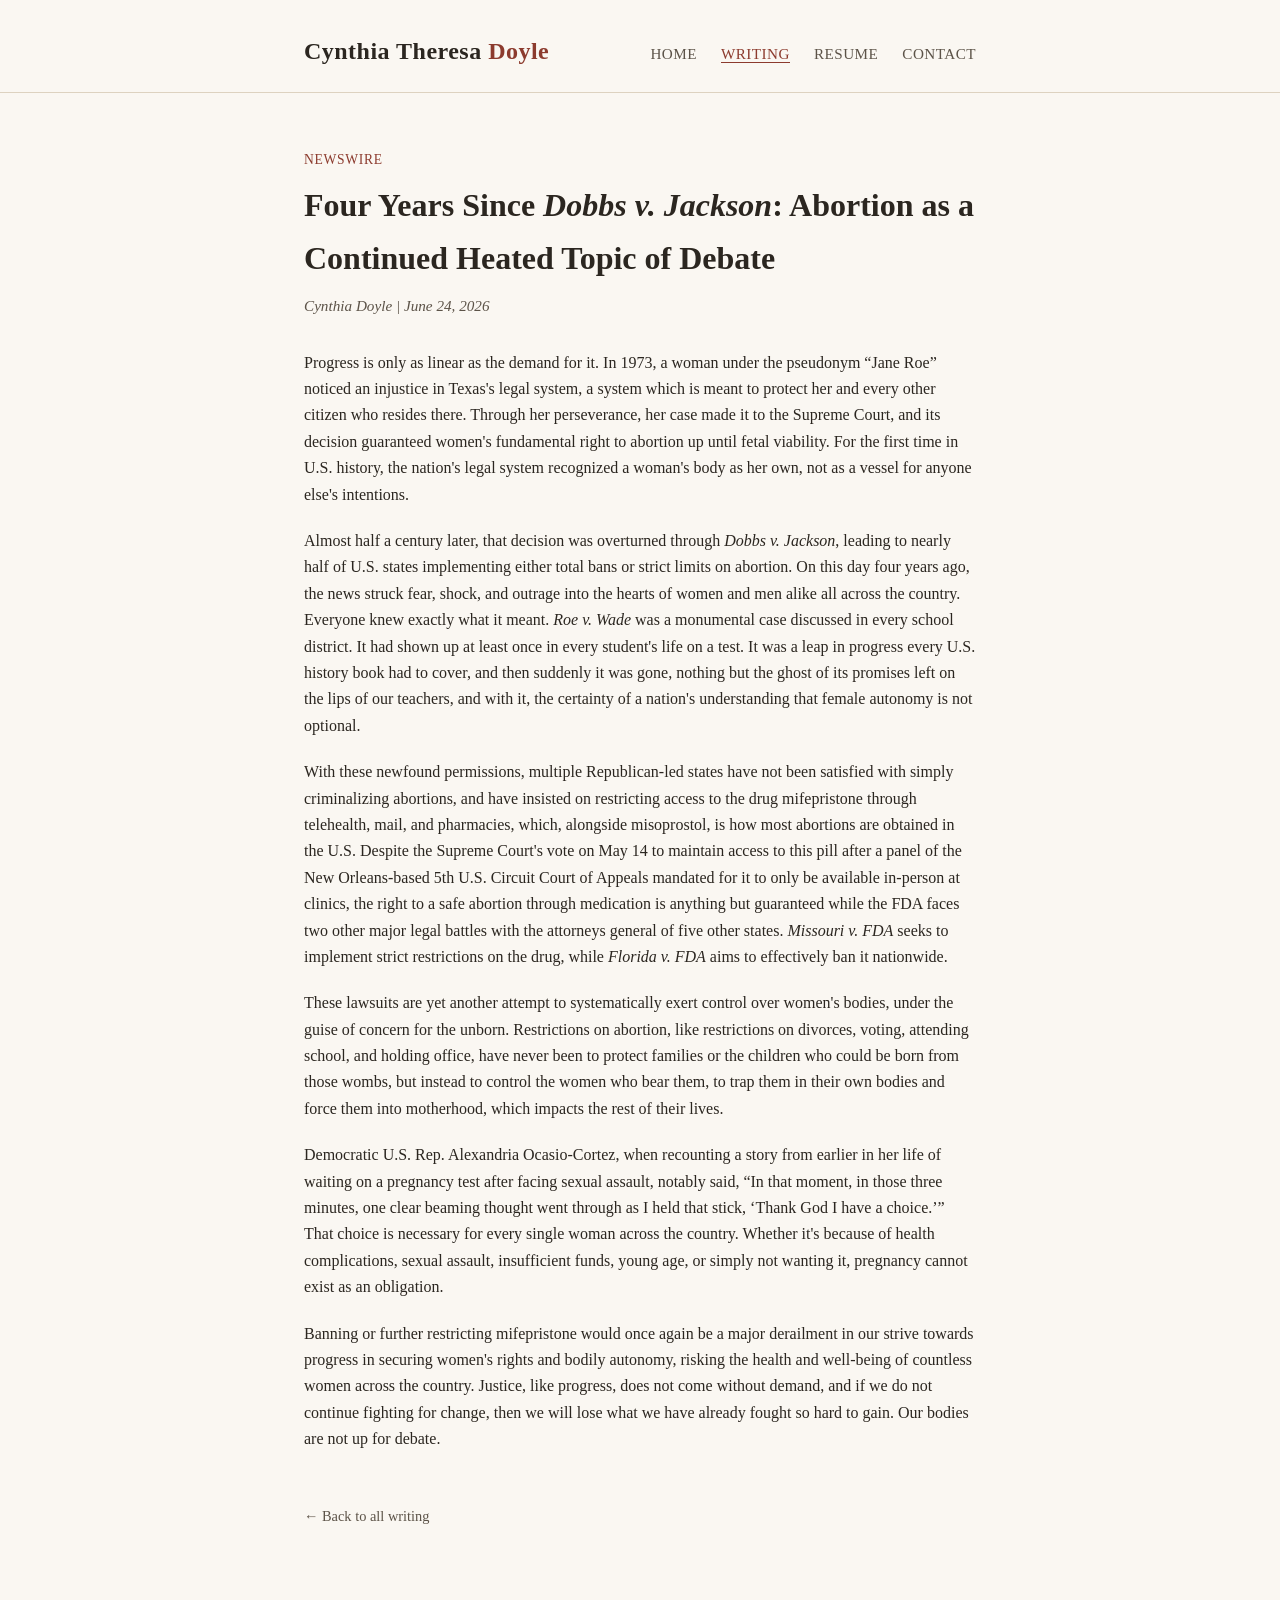
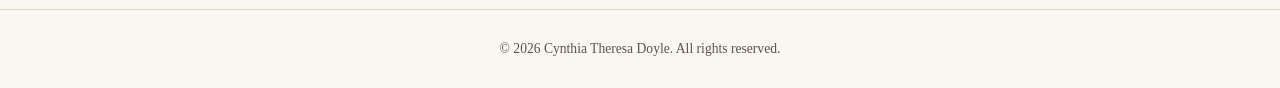
<file: writing/dobbs-v-jackson.html>
<!DOCTYPE html>
<html lang="en">
<head>
  <meta charset="UTF-8">
  <meta name="viewport" content="width=device-width, initial-scale=1.0">
  <title>Four Years Since Dobbs v. Jackson &mdash; Cynthia Theresa Doyle</title>
  <link rel="stylesheet" href="../css/style.css">
</head>
<body>
  <header class="site-header">
    <div class="wrap">
      <a class="site-title" href="../index.html">Cynthia Theresa <span class="surname">Doyle</span></a>
      <nav class="site-nav">
        <a href="../index.html">Home</a>
        <a href="../writing.html" class="active">Writing</a>
        <a href="../resume.html">Resume</a>
        <a href="../contact.html">Contact</a>
      </nav>
    </div>
  </header>

  <main>
    <div class="wrap">
      <div class="piece-header">
        <div class="piece-meta">Newswire</div>
        <h1>Four Years Since <em>Dobbs v. Jackson</em>: Abortion as a Continued Heated Topic of Debate</h1>
        <p class="piece-byline">Cynthia Doyle | June 24, 2026</p>
      </div>
      <div class="piece-body">
        <p>
          Progress is only as linear as the demand for it. In 1973, a woman under the pseudonym
          &ldquo;Jane Roe&rdquo; noticed an injustice in Texas's legal system, a system which is
          meant to protect her and every other citizen who resides there. Through her
          perseverance, her case made it to the Supreme Court, and its decision guaranteed
          women's fundamental right to abortion up until fetal viability. For the first time in
          U.S. history, the nation's legal system recognized a woman's body as her own, not as a
          vessel for anyone else's intentions.
        </p>
        <p>
          Almost half a century later, that decision was overturned through <em>Dobbs v.
          Jackson</em>, leading to nearly half of U.S. states implementing either total bans or
          strict limits on abortion. On this day four years ago, the news struck fear, shock, and
          outrage into the hearts of women and men alike all across the country. Everyone knew
          exactly what it meant. <em>Roe v. Wade</em> was a monumental case discussed in every
          school district. It had shown up at least once in every student's life on a test. It
          was a leap in progress every U.S. history book had to cover, and then suddenly it was
          gone, nothing but the ghost of its promises left on the lips of our teachers, and with
          it, the certainty of a nation's understanding that female autonomy is not optional.
        </p>
        <p>
          With these newfound permissions, multiple Republican-led states have not been satisfied
          with simply criminalizing abortions, and have insisted on restricting access to the
          drug mifepristone through telehealth, mail, and pharmacies, which, alongside
          misoprostol, is how most abortions are obtained in the U.S. Despite the Supreme Court's
          vote on May 14 to maintain access to this pill after a panel of the New Orleans-based
          5th U.S. Circuit Court of Appeals mandated for it to only be available in-person at
          clinics, the right to a safe abortion through medication is anything but guaranteed
          while the FDA faces two other major legal battles with the attorneys general of five
          other states. <em>Missouri v. FDA</em> seeks to implement strict restrictions on the
          drug, while <em>Florida v. FDA</em> aims to effectively ban it nationwide.
        </p>
        <p>
          These lawsuits are yet another attempt to systematically exert control over women's
          bodies, under the guise of concern for the unborn. Restrictions on abortion, like
          restrictions on divorces, voting, attending school, and holding office, have never been
          to protect families or the children who could be born from those wombs, but instead to
          control the women who bear them, to trap them in their own bodies and force them into
          motherhood, which impacts the rest of their lives.
        </p>
        <p>
          Democratic U.S. Rep. Alexandria Ocasio-Cortez, when recounting a story from earlier in
          her life of waiting on a pregnancy test after facing sexual assault, notably said, &ldquo;In
          that moment, in those three minutes, one clear beaming thought went through as I held
          that stick, &lsquo;Thank God I have a choice.&rsquo;&rdquo; That choice is necessary for every
          single woman across the country. Whether it's because of health complications, sexual
          assault, insufficient funds, young age, or simply not wanting it, pregnancy cannot exist
          as an obligation.
        </p>
        <p>
          Banning or further restricting mifepristone would once again be a major derailment in
          our strive towards progress in securing women's rights and bodily autonomy, risking the
          health and well-being of countless women across the country. Justice, like progress,
          does not come without demand, and if we do not continue fighting for change, then we
          will lose what we have already fought so hard to gain. Our bodies are not up for debate.
        </p>
      </div>
      <a class="back-link" href="../writing.html">&larr; Back to all writing</a>
    </div>
  </main>

  <footer class="site-footer">
    <div class="wrap">
      &copy; 2026 Cynthia Theresa Doyle. All rights reserved.
    </div>
  </footer>
</body>
</html>
</file>
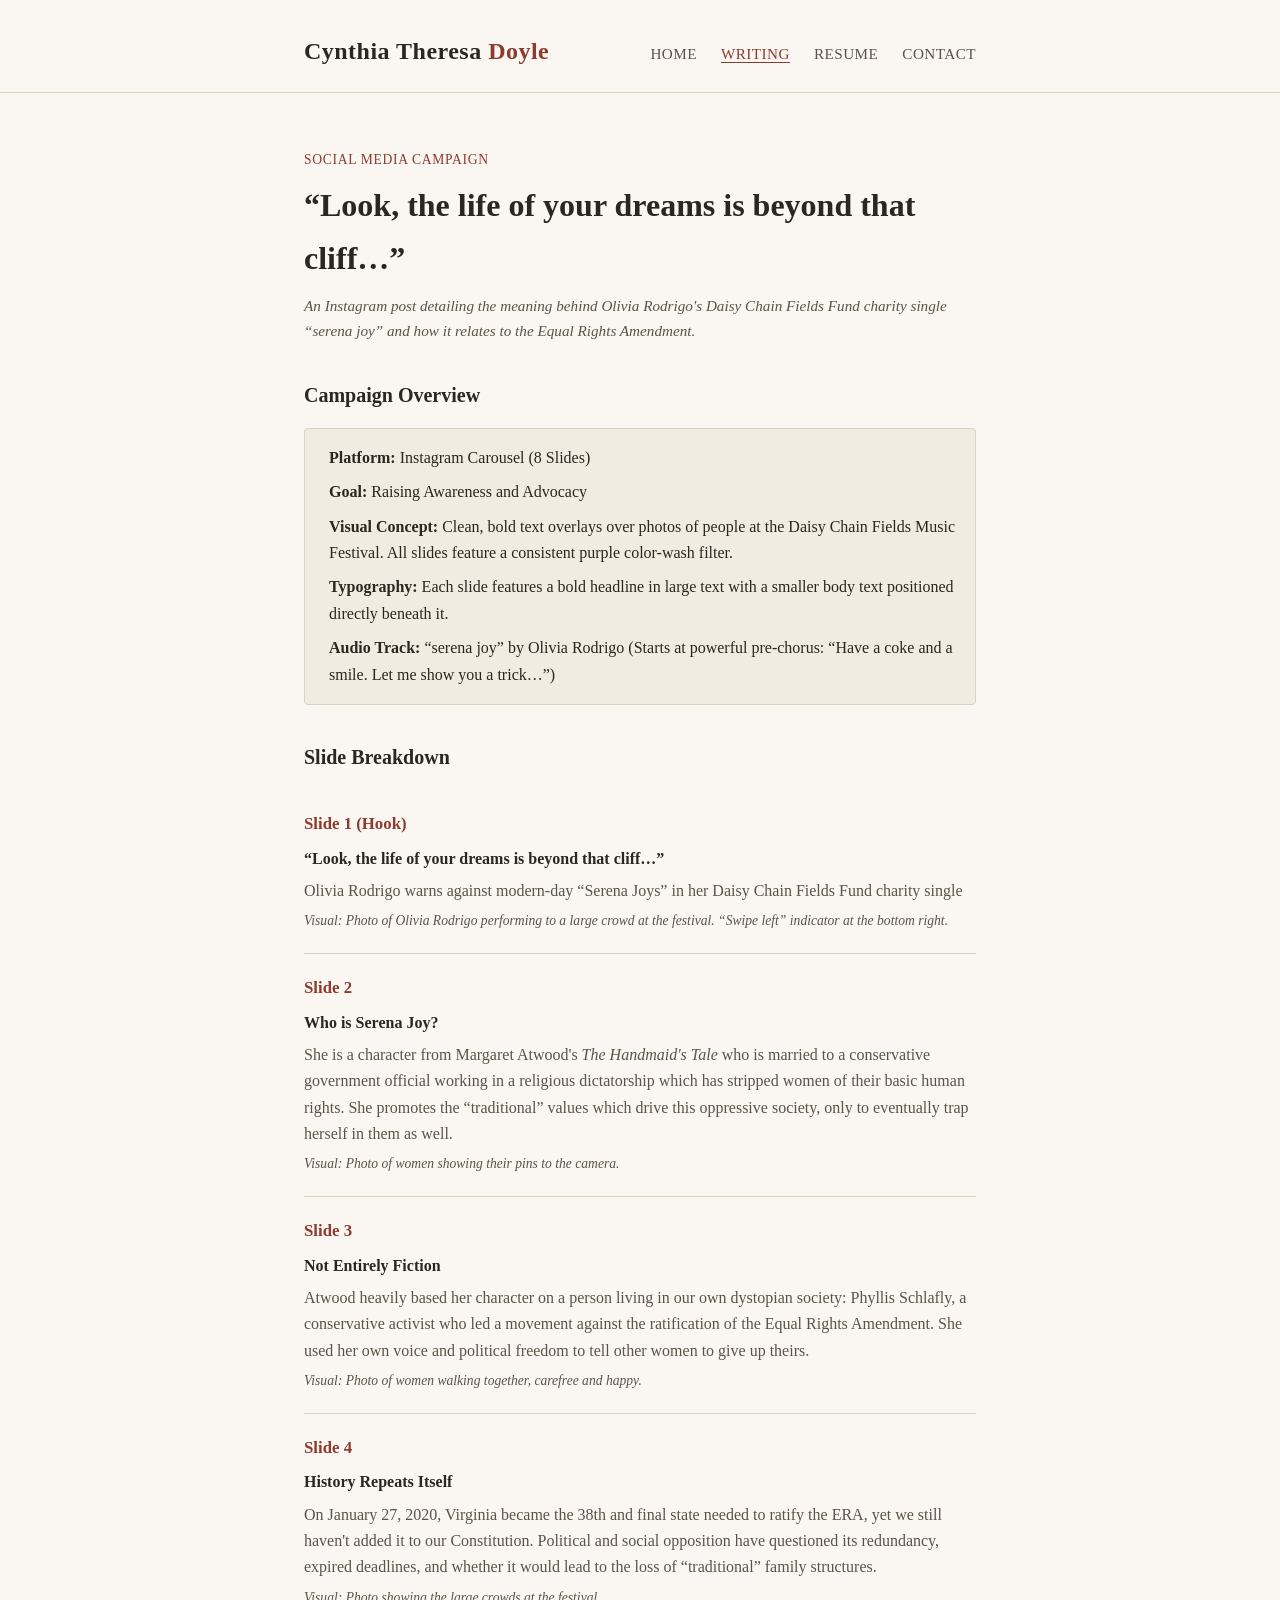
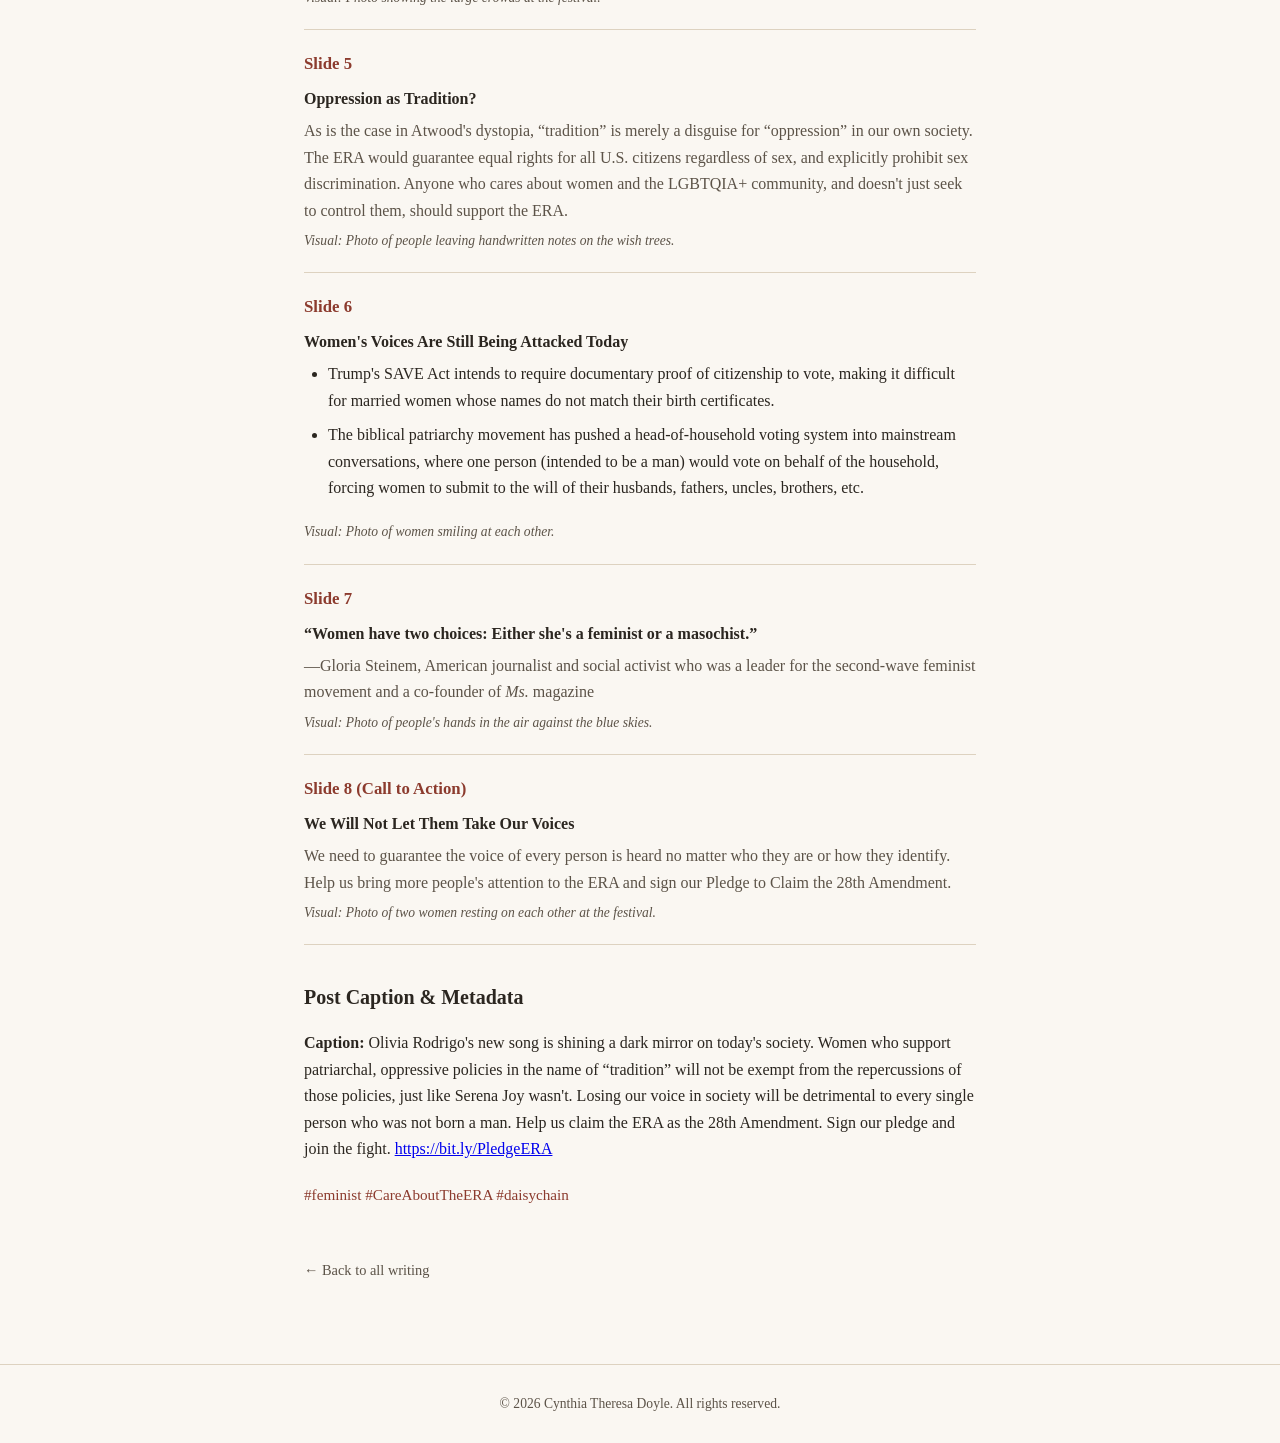
<file: writing/era-social-campaign.html>
<!DOCTYPE html>
<html lang="en">
<head>
  <meta charset="UTF-8">
  <meta name="viewport" content="width=device-width, initial-scale=1.0">
  <title>ERA Social Media Campaign &mdash; Cynthia Theresa Doyle</title>
  <link rel="stylesheet" href="../css/style.css">
</head>
<body>
  <header class="site-header">
    <div class="wrap">
      <a class="site-title" href="../index.html">Cynthia Theresa <span class="surname">Doyle</span></a>
      <nav class="site-nav">
        <a href="../index.html">Home</a>
        <a href="../writing.html" class="active">Writing</a>
        <a href="../resume.html">Resume</a>
        <a href="../contact.html">Contact</a>
      </nav>
    </div>
  </header>

  <main>
    <div class="wrap">
      <div class="piece-header">
        <div class="piece-meta">Social Media Campaign</div>
        <h1>&ldquo;Look, the life of your dreams is beyond that cliff&hellip;&rdquo;</h1>
        <p class="piece-byline">
          An Instagram post detailing the meaning behind Olivia Rodrigo's Daisy Chain Fields Fund
          charity single &ldquo;serena joy&rdquo; and how it relates to the Equal Rights Amendment.
        </p>
      </div>
      <div class="piece-body">
        <h2>Campaign Overview</h2>
        <ul class="campaign-meta">
          <li><strong>Platform:</strong> Instagram Carousel (8 Slides)</li>
          <li><strong>Goal:</strong> Raising Awareness and Advocacy</li>
          <li><strong>Visual Concept:</strong> Clean, bold text overlays over photos of people at the Daisy Chain Fields Music Festival. All slides feature a consistent purple color-wash filter.</li>
          <li><strong>Typography:</strong> Each slide features a bold headline in large text with a smaller body text positioned directly beneath it.</li>
          <li><strong>Audio Track:</strong> &ldquo;serena joy&rdquo; by Olivia Rodrigo (Starts at powerful pre-chorus: &ldquo;Have a coke and a smile. Let me show you a trick&hellip;&rdquo;)</li>
        </ul>

        <h2>Slide Breakdown</h2>

        <div class="slide-block">
          <h3>Slide 1 (Hook)</h3>
          <p class="slide-headline">&ldquo;Look, the life of your dreams is beyond that cliff&hellip;&rdquo;</p>
          <p class="slide-subtext">Olivia Rodrigo warns against modern-day &ldquo;Serena Joys&rdquo; in her Daisy Chain Fields Fund charity single</p>
          <p class="slide-visual">Visual: Photo of Olivia Rodrigo performing to a large crowd at the festival. &ldquo;Swipe left&rdquo; indicator at the bottom right.</p>
        </div>

        <div class="slide-block">
          <h3>Slide 2</h3>
          <p class="slide-headline">Who is Serena Joy?</p>
          <p class="slide-subtext">She is a character from Margaret Atwood's <em>The Handmaid's Tale</em> who is married to a conservative government official working in a religious dictatorship which has stripped women of their basic human rights. She promotes the &ldquo;traditional&rdquo; values which drive this oppressive society, only to eventually trap herself in them as well.</p>
          <p class="slide-visual">Visual: Photo of women showing their pins to the camera.</p>
        </div>

        <div class="slide-block">
          <h3>Slide 3</h3>
          <p class="slide-headline">Not Entirely Fiction</p>
          <p class="slide-subtext">Atwood heavily based her character on a person living in our own dystopian society: Phyllis Schlafly, a conservative activist who led a movement against the ratification of the Equal Rights Amendment. She used her own voice and political freedom to tell other women to give up theirs.</p>
          <p class="slide-visual">Visual: Photo of women walking together, carefree and happy.</p>
        </div>

        <div class="slide-block">
          <h3>Slide 4</h3>
          <p class="slide-headline">History Repeats Itself</p>
          <p class="slide-subtext">On January 27, 2020, Virginia became the 38th and final state needed to ratify the ERA, yet we still haven't added it to our Constitution. Political and social opposition have questioned its redundancy, expired deadlines, and whether it would lead to the loss of &ldquo;traditional&rdquo; family structures.</p>
          <p class="slide-visual">Visual: Photo showing the large crowds at the festival.</p>
        </div>

        <div class="slide-block">
          <h3>Slide 5</h3>
          <p class="slide-headline">Oppression as Tradition?</p>
          <p class="slide-subtext">As is the case in Atwood's dystopia, &ldquo;tradition&rdquo; is merely a disguise for &ldquo;oppression&rdquo; in our own society. The ERA would guarantee equal rights for all U.S. citizens regardless of sex, and explicitly prohibit sex discrimination. Anyone who cares about women and the LGBTQIA+ community, and doesn't just seek to control them, should support the ERA.</p>
          <p class="slide-visual">Visual: Photo of people leaving handwritten notes on the wish trees.</p>
        </div>

        <div class="slide-block">
          <h3>Slide 6</h3>
          <p class="slide-headline">Women's Voices Are Still Being Attacked Today</p>
          <ul>
            <li>Trump's SAVE Act intends to require documentary proof of citizenship to vote, making it difficult for married women whose names do not match their birth certificates.</li>
            <li>The biblical patriarchy movement has pushed a head-of-household voting system into mainstream conversations, where one person (intended to be a man) would vote on behalf of the household, forcing women to submit to the will of their husbands, fathers, uncles, brothers, etc.</li>
          </ul>
          <p class="slide-visual">Visual: Photo of women smiling at each other.</p>
        </div>

        <div class="slide-block">
          <h3>Slide 7</h3>
          <p class="slide-headline">&ldquo;Women have two choices: Either she's a feminist or a masochist.&rdquo;</p>
          <p class="slide-subtext">&mdash;Gloria Steinem, American journalist and social activist who was a leader for the second-wave feminist movement and a co-founder of <em>Ms.</em> magazine</p>
          <p class="slide-visual">Visual: Photo of people's hands in the air against the blue skies.</p>
        </div>

        <div class="slide-block">
          <h3>Slide 8 (Call to Action)</h3>
          <p class="slide-headline">We Will Not Let Them Take Our Voices</p>
          <p class="slide-subtext">We need to guarantee the voice of every person is heard no matter who they are or how they identify. Help us bring more people's attention to the ERA and sign our Pledge to Claim the 28th Amendment.</p>
          <p class="slide-visual">Visual: Photo of two women resting on each other at the festival.</p>
        </div>

        <h2>Post Caption &amp; Metadata</h2>
        <p>
          <strong>Caption:</strong> Olivia Rodrigo's new song is shining a dark mirror on today's
          society. Women who support patriarchal, oppressive policies in the name of
          &ldquo;tradition&rdquo; will not be exempt from the repercussions of those policies,
          just like Serena Joy wasn't. Losing our voice in society will be detrimental to every
          single person who was not born a man. Help us claim the ERA as the 28th Amendment.
          Sign our pledge and join the fight.
          <a href="https://bit.ly/PledgeERA" target="_blank" rel="noopener">https://bit.ly/PledgeERA</a>
        </p>
        <p class="hashtags">#feminist #CareAboutTheERA #daisychain</p>
      </div>
      <a class="back-link" href="../writing.html">&larr; Back to all writing</a>
    </div>
  </main>

  <footer class="site-footer">
    <div class="wrap">
      &copy; 2026 Cynthia Theresa Doyle. All rights reserved.
    </div>
  </footer>
</body>
</html>
</file>
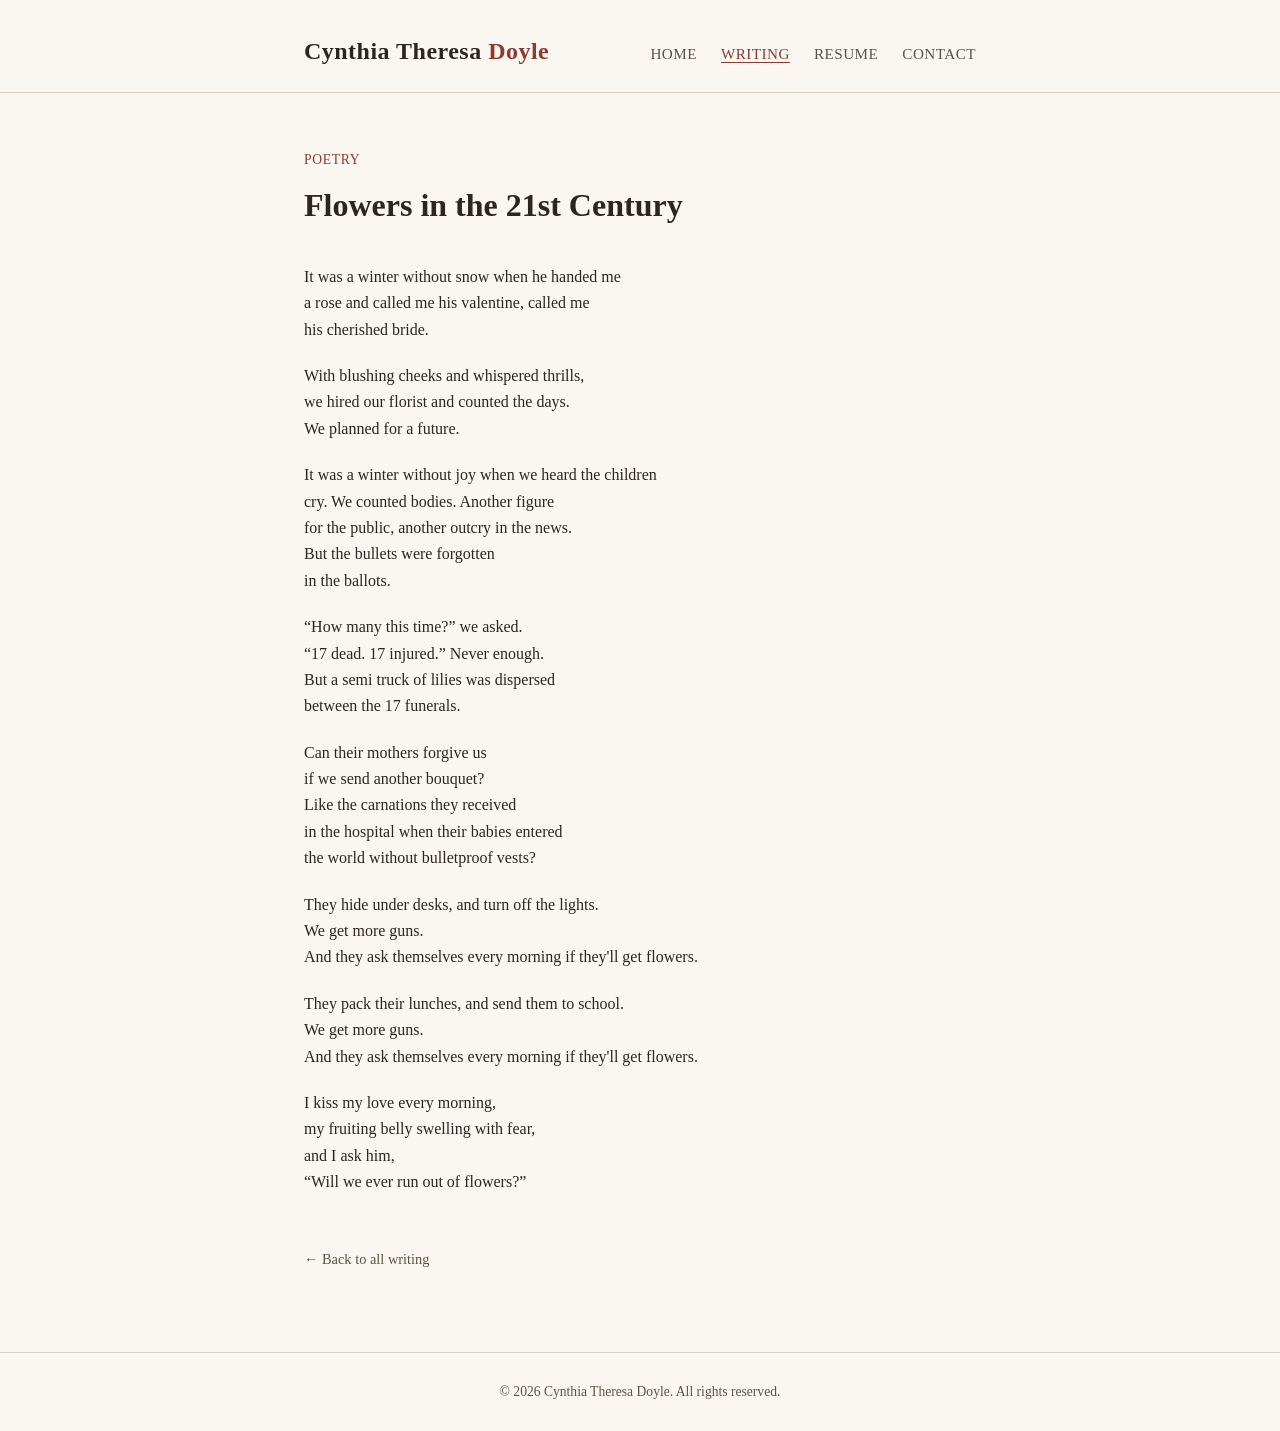
<file: writing/flowers-in-the-21st-century.html>
<!DOCTYPE html>
<html lang="en">
<head>
  <meta charset="UTF-8">
  <meta name="viewport" content="width=device-width, initial-scale=1.0">
  <title>Flowers in the 21st Century &mdash; Cynthia Theresa Doyle</title>
  <link rel="stylesheet" href="../css/style.css">
</head>
<body>
  <header class="site-header">
    <div class="wrap">
      <a class="site-title" href="../index.html">Cynthia Theresa <span class="surname">Doyle</span></a>
      <nav class="site-nav">
        <a href="../index.html">Home</a>
        <a href="../writing.html" class="active">Writing</a>
        <a href="../resume.html">Resume</a>
        <a href="../contact.html">Contact</a>
      </nav>
    </div>
  </header>

  <main>
    <div class="wrap">
      <div class="piece-header">
        <div class="piece-meta">Poetry</div>
        <h1>Flowers in the 21st Century</h1>
      </div>
      <div class="piece-body">
        <p class="poem-stanza">
          It was a winter without snow when he handed me<br>
          a rose and called me his valentine, called me<br>
          his cherished bride.
        </p>
        <p class="poem-stanza">
          With blushing cheeks and whispered thrills,<br>
          we hired our florist and counted the days.<br>
          We planned for a future.
        </p>
        <p class="poem-stanza">
          It was a winter without joy when we heard the children<br>
          cry. We counted bodies. Another figure<br>
          for the public, another outcry in the news.<br>
          But the bullets were forgotten<br>
          in the ballots.
        </p>
        <p class="poem-stanza">
          &ldquo;How many this time?&rdquo; we asked.<br>
          &ldquo;17 dead. 17 injured.&rdquo; Never enough.<br>
          But a semi truck of lilies was dispersed<br>
          between the 17 funerals.
        </p>
        <p class="poem-stanza">
          Can their mothers forgive us<br>
          if we send another bouquet?<br>
          Like the carnations they received<br>
          in the hospital when their babies entered<br>
          the world without bulletproof vests?
        </p>
        <p class="poem-stanza">
          They hide under desks, and turn off the lights.<br>
          We get more guns.<br>
          And they ask themselves every morning if they'll get flowers.
        </p>
        <p class="poem-stanza">
          They pack their lunches, and send them to school.<br>
          We get more guns.<br>
          And they ask themselves every morning if they'll get flowers.
        </p>
        <p class="poem-stanza">
          I kiss my love every morning,<br>
          my fruiting belly swelling with fear,<br>
          and I ask him,<br>
          &ldquo;Will we ever run out of flowers?&rdquo;
        </p>
      </div>
      <a class="back-link" href="../writing.html">&larr; Back to all writing</a>
    </div>
  </main>

  <footer class="site-footer">
    <div class="wrap">
      &copy; 2026 Cynthia Theresa Doyle. All rights reserved.
    </div>
  </footer>
</body>
</html>
</file>
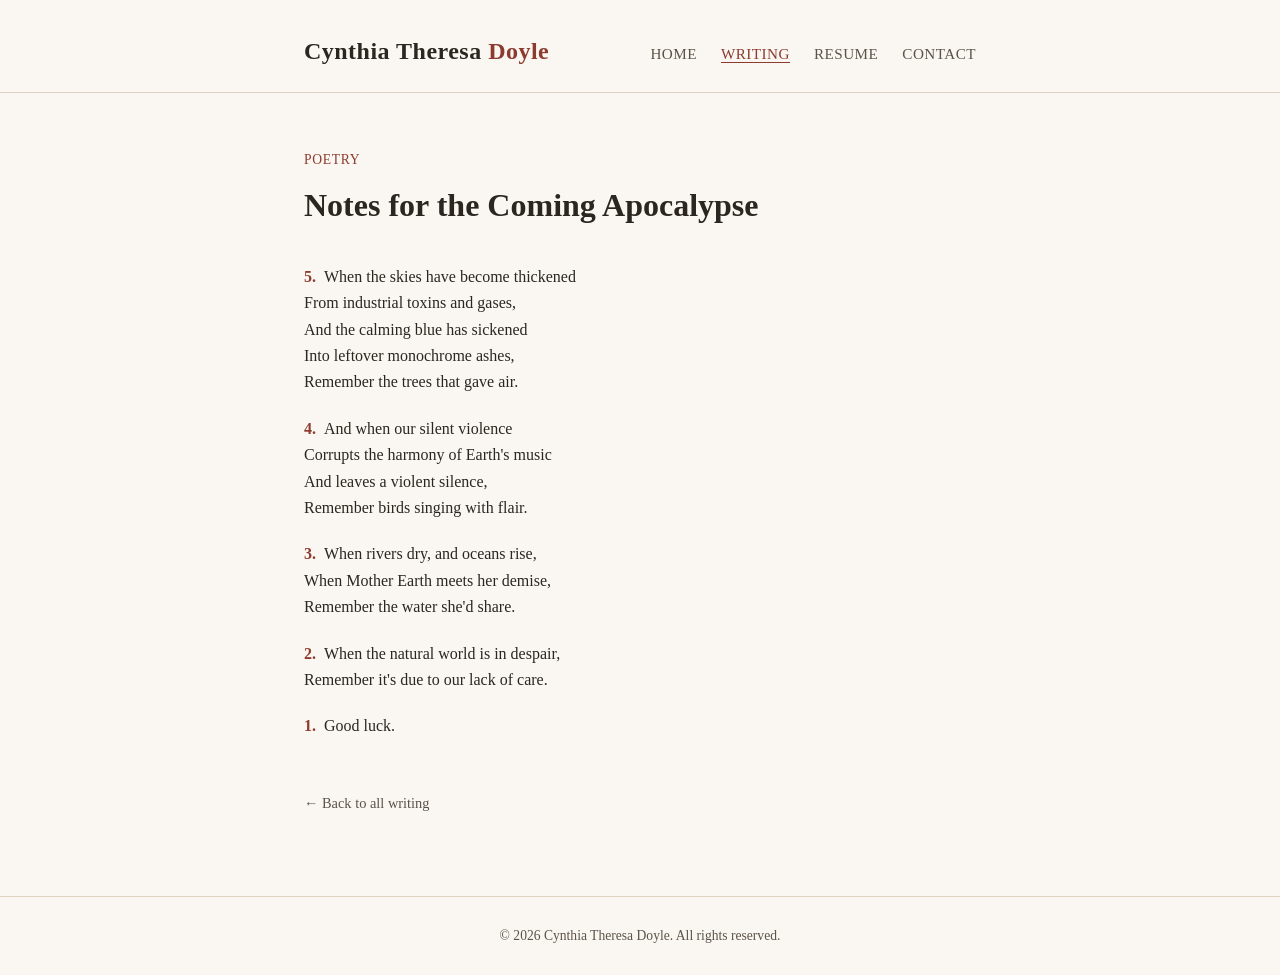
<file: writing/notes-for-the-coming-apocalypse.html>
<!DOCTYPE html>
<html lang="en">
<head>
  <meta charset="UTF-8">
  <meta name="viewport" content="width=device-width, initial-scale=1.0">
  <title>Notes for the Coming Apocalypse &mdash; Cynthia Theresa Doyle</title>
  <link rel="stylesheet" href="../css/style.css">
</head>
<body>
  <header class="site-header">
    <div class="wrap">
      <a class="site-title" href="../index.html">Cynthia Theresa <span class="surname">Doyle</span></a>
      <nav class="site-nav">
        <a href="../index.html">Home</a>
        <a href="../writing.html" class="active">Writing</a>
        <a href="../resume.html">Resume</a>
        <a href="../contact.html">Contact</a>
      </nav>
    </div>
  </header>

  <main>
    <div class="wrap">
      <div class="piece-header">
        <div class="piece-meta">Poetry</div>
        <h1>Notes for the Coming Apocalypse</h1>
      </div>
      <div class="piece-body">
        <p class="poem-stanza">
          <span class="stanza-number">5.</span>When the skies have become thickened<br>
          From industrial toxins and gases,<br>
          And the calming blue has sickened<br>
          Into leftover monochrome ashes,<br>
          Remember the trees that gave air.
        </p>
        <p class="poem-stanza">
          <span class="stanza-number">4.</span>And when our silent violence<br>
          Corrupts the harmony of Earth's music<br>
          And leaves a violent silence,<br>
          Remember birds singing with flair.
        </p>
        <p class="poem-stanza">
          <span class="stanza-number">3.</span>When rivers dry, and oceans rise,<br>
          When Mother Earth meets her demise,<br>
          Remember the water she'd share.
        </p>
        <p class="poem-stanza">
          <span class="stanza-number">2.</span>When the natural world is in despair,<br>
          Remember it's due to our lack of care.
        </p>
        <p class="poem-stanza">
          <span class="stanza-number">1.</span>Good luck.
        </p>
      </div>
      <a class="back-link" href="../writing.html">&larr; Back to all writing</a>
    </div>
  </main>

  <footer class="site-footer">
    <div class="wrap">
      &copy; 2026 Cynthia Theresa Doyle. All rights reserved.
    </div>
  </footer>
</body>
</html>
</file>
<file: css/style.css>
:root {
  --bg: #faf7f2;
  --bg-alt: #f1ebe1;
  --ink: #2b2620;
  --ink-soft: #5c5348;
  --accent: #8c3b2e;
  --border: #ddd2c0;
  --max-width: 720px;
}

* {
  box-sizing: border-box;
}

body {
  margin: 0;
  background: var(--bg);
  color: var(--ink);
  font-family: "Iowan Old Style", "Palatino Linotype", Palatino, Georgia, "Times New Roman", serif;
  line-height: 1.65;
}

.wrap {
  max-width: var(--max-width);
  margin: 0 auto;
  padding: 0 24px;
}

header.site-header {
  border-bottom: 1px solid var(--border);
  padding: 32px 0 20px;
}

header.site-header .wrap {
  display: flex;
  justify-content: space-between;
  align-items: baseline;
  flex-wrap: wrap;
  gap: 12px;
}

.site-title {
  font-size: 1.5rem;
  letter-spacing: 0.02em;
  text-decoration: none;
  color: var(--ink);
  font-weight: 600;
}

.site-title .surname {
  color: var(--accent);
}

nav.site-nav a {
  color: var(--ink-soft);
  text-decoration: none;
  margin-left: 20px;
  font-size: 0.95rem;
  letter-spacing: 0.03em;
  text-transform: uppercase;
}

nav.site-nav a:first-child {
  margin-left: 0;
}

nav.site-nav a:hover,
nav.site-nav a.active {
  color: var(--accent);
  border-bottom: 1px solid var(--accent);
}

main {
  padding: 56px 0 80px;
}

.hero h1 {
  font-size: 2.4rem;
  margin: 0 0 8px;
}

.hero .tagline {
  color: var(--ink-soft);
  font-style: italic;
  margin: 0 0 28px;
  font-size: 1.15rem;
}

.hero p {
  font-size: 1.05rem;
}

.section-title {
  font-size: 1.1rem;
  text-transform: uppercase;
  letter-spacing: 0.08em;
  color: var(--ink-soft);
  border-bottom: 1px solid var(--border);
  padding-bottom: 8px;
  margin: 48px 0 24px;
}

.piece-list {
  list-style: none;
  margin: 0;
  padding: 0;
}

.piece-card {
  padding: 20px 0;
  border-bottom: 1px solid var(--border);
}

.piece-card:last-child {
  border-bottom: none;
}

.piece-card .piece-meta {
  font-size: 0.85rem;
  text-transform: uppercase;
  letter-spacing: 0.05em;
  color: var(--accent);
  margin-bottom: 4px;
}

.piece-card h3 {
  margin: 0 0 8px;
  font-size: 1.3rem;
}

.piece-card h3 a {
  color: var(--ink);
  text-decoration: none;
}

.piece-card h3 a:hover {
  color: var(--accent);
}

.piece-card p {
  margin: 0;
  color: var(--ink-soft);
}

.read-more {
  color: var(--accent);
  text-decoration: none;
  font-size: 0.9rem;
}

.piece-header {
  margin-bottom: 32px;
}

.piece-header .piece-meta {
  font-size: 0.85rem;
  text-transform: uppercase;
  letter-spacing: 0.05em;
  color: var(--accent);
  margin-bottom: 8px;
}

.piece-header h1 {
  margin: 0 0 12px;
}

.piece-body p {
  margin: 0 0 20px;
}

.back-link {
  display: inline-block;
  margin-top: 32px;
  color: var(--ink-soft);
  text-decoration: none;
  font-size: 0.9rem;
}

.back-link:hover {
  color: var(--accent);
}

.about-photo {
  width: 160px;
  height: 160px;
  border-radius: 50%;
  background: var(--bg-alt);
  border: 1px solid var(--border);
  display: flex;
  align-items: center;
  justify-content: center;
  color: var(--ink-soft);
  font-size: 0.8rem;
  text-align: center;
  margin-bottom: 28px;
}

.contact-list {
  list-style: none;
  padding: 0;
}

.contact-list li {
  margin-bottom: 12px;
}

.contact-list a {
  color: var(--accent);
  text-decoration: none;
  font-size: 1.05rem;
}

.contact-list a:hover {
  text-decoration: underline;
}

footer.site-footer {
  border-top: 1px solid var(--border);
  padding: 28px 0;
  color: var(--ink-soft);
  font-size: 0.85rem;
  text-align: center;
}

.placeholder-note {
  background: var(--bg-alt);
  border: 1px dashed var(--border);
  padding: 12px 16px;
  font-size: 0.85rem;
  color: var(--ink-soft);
  border-radius: 4px;
  margin-bottom: 32px;
}

img {
  max-width: 100%;
  height: auto;
}

.piece-byline {
  color: var(--ink-soft);
  font-style: italic;
  margin: -4px 0 24px;
  font-size: 0.95rem;
}

.piece-body h2 {
  font-size: 1.25rem;
  margin: 36px 0 16px;
}

.piece-body ul,
.piece-body ol {
  margin: 0 0 20px;
  padding-left: 24px;
}

.piece-body li {
  margin-bottom: 8px;
}

figure.piece-figure {
  margin: 28px 0;
  text-align: center;
}

figure.piece-figure img {
  border: 1px solid var(--border);
  border-radius: 4px;
}

figure.piece-figure figcaption {
  font-size: 0.85rem;
  color: var(--ink-soft);
  margin-top: 8px;
  font-style: italic;
}

.pull-quote {
  border-left: 3px solid var(--accent);
  padding-left: 20px;
  margin: 28px 0;
  font-style: italic;
  font-size: 1.15rem;
  color: var(--ink-soft);
}

.pull-quote cite {
  display: block;
  font-style: normal;
  font-size: 0.85rem;
  margin-top: 8px;
  text-transform: uppercase;
  letter-spacing: 0.05em;
}

.poem-stanza {
  margin: 0 0 20px;
}

.poem-stanza .stanza-number {
  color: var(--accent);
  font-weight: 600;
  margin-right: 8px;
}

.campaign-meta {
  list-style: none;
  margin: 0 0 32px;
  padding: 0;
  background: var(--bg-alt);
  border: 1px solid var(--border);
  border-radius: 4px;
  padding: 16px 20px;
}

.campaign-meta li {
  margin-bottom: 8px;
}

.campaign-meta li:last-child {
  margin-bottom: 0;
}

.slide-block {
  padding: 20px 0;
  border-bottom: 1px solid var(--border);
}

.slide-block:last-child {
  border-bottom: none;
}

.slide-block h3 {
  margin: 0 0 8px;
  font-size: 1.05rem;
  color: var(--accent);
}

.slide-block .slide-headline {
  font-weight: 600;
  margin: 0 0 6px;
}

.slide-block .slide-subtext {
  margin: 0 0 6px;
  color: var(--ink-soft);
}

.slide-block .slide-visual {
  font-size: 0.85rem;
  color: var(--ink-soft);
  font-style: italic;
  margin: 0;
}

.hashtags {
  color: var(--accent);
  font-size: 0.95rem;
}

.resume-section {
  margin-bottom: 40px;
}

.resume-section h2 {
  font-size: 1rem;
  text-transform: uppercase;
  letter-spacing: 0.08em;
  color: var(--ink-soft);
  border-bottom: 1px solid var(--border);
  padding-bottom: 8px;
  margin: 0 0 20px;
}

.resume-entry {
  margin-bottom: 16px;
}

.resume-entry:last-child {
  margin-bottom: 0;
}

.resume-entry .entry-title {
  font-weight: 600;
}

.resume-entry .entry-meta {
  color: var(--ink-soft);
  font-size: 0.9rem;
}

@media (max-width: 480px) {
  header.site-header .wrap {
    flex-direction: column;
    align-items: flex-start;
  }

  nav.site-nav a {
    margin-left: 0;
    margin-right: 16px;
  }
}
</file>
